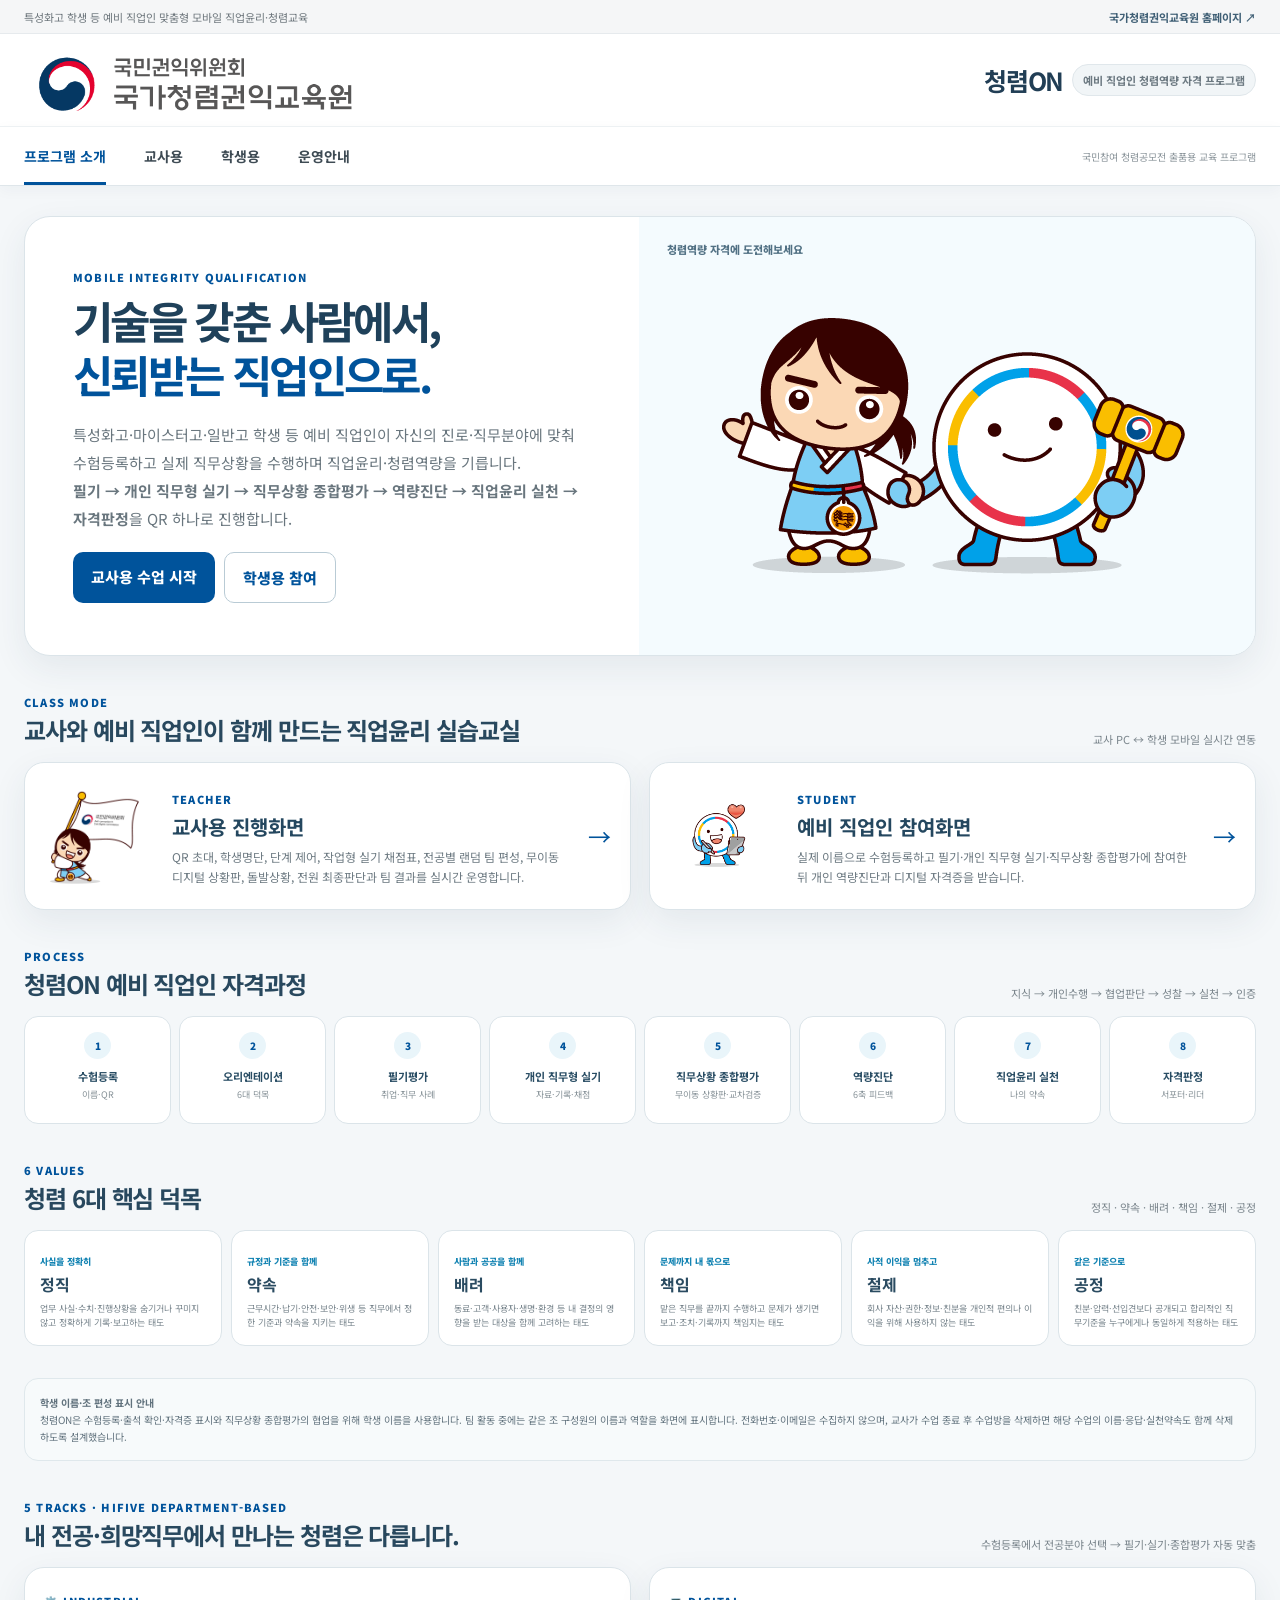
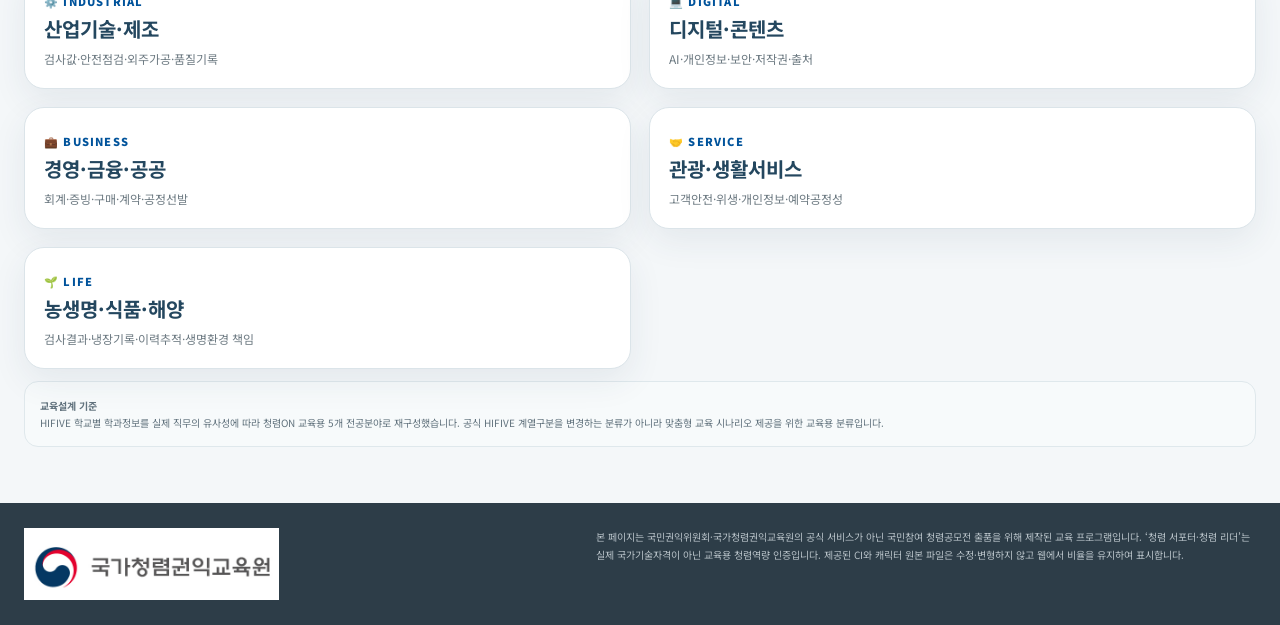
<file: index.html>
<!doctype html><html lang="ko"><head><meta charset="utf-8"><meta name="viewport" content="width=device-width,initial-scale=1"><title>청렴ON | 선택으로 완성하는 청렴역량</title><link rel="stylesheet" href="assets/styles.css?v=8.8.5"></head><body>
<a class="skip" href="#main">본문 바로가기</a><div class="utility"><div class="utility-inner"><span>특성화고 학생 등 예비 직업인 맞춤형 모바일 직업윤리·청렴교육</span><a href="https://edu.acrc.go.kr/" target="_blank" rel="noopener">국가청렴권익교육원 홈페이지 ↗</a></div></div>
<header class="site-header"><div class="header-inner"><img class="official-ci" src="assets/official/ci-education.png" alt="국가청렴권익교육원"><div class="service-tag"><strong>청렴ON</strong><span>예비 직업인 청렴역량 자격 프로그램</span></div></div></header>
<nav class="main-nav"><div class="nav-inner"><a class="active" href="index.html">프로그램 소개</a><a href="teacher.html">교사용</a><a href="student.html">학생용</a><a href="SETUP.html">운영안내</a><span class="nav-spacer"></span><span class="contest-note">국민참여 청렴공모전 출품용 교육 프로그램</span></div></nav>
<main id="main" class="main-wrap"><section class="hero"><div class="hero-copy"><span class="eyebrow">MOBILE INTEGRITY QUALIFICATION</span><h1>기술을 갖춘 사람에서,<br><em>신뢰받는 직업인으로.</em></h1><p>특성화고·마이스터고·일반고 학생 등 예비 직업인이 자신의 진로·직무분야에 맞춰 수험등록하고 실제 직무상황을 수행하며 직업윤리·청렴역량을 기릅니다.<br><b>필기 → 개인 직무형 실기 → 직무상황 종합평가 → 역량진단 → 직업윤리 실천 → 자격판정</b>을 QR 하나로 진행합니다.</p><div class="hero-actions"><a class="btn primary large" href="teacher.html">교사용 수업 시작</a><a class="btn outline large" href="student.html">학생용 참여</a></div></div><div class="hero-visual"><img class="official-character hero-character" src="assets/official/character-together.png" alt="국민권익위원회 캐릭터가 함께 서 있는 모습"></div></section>
<section class="section"><div class="section-title"><div><span class="eyebrow">CLASS MODE</span><h2>교사와 예비 직업인이 함께 만드는 직업윤리 실습교실</h2></div><p>교사 PC ↔ 학생 모바일 실시간 연동</p></div><div class="role-grid"><a class="role-card" href="teacher.html"><img class="official-character role-character" src="assets/official/character-class-open.png" alt="청렴ON 안내 캐릭터"><div><span class="eyebrow">TEACHER</span><h3>교사용 진행화면</h3><p>QR 초대, 학생명단, 단계 제어, 작업형 실기 채점표, 전공별 랜덤 팀 편성, 무이동 디지털 상황판, 돌발상황, 전원 최종판단과 팀 결과를 실시간 운영합니다.</p></div><span class="arrow">→</span></a><a class="role-card" href="student.html"><img class="official-character role-character" src="assets/official/character-tablet.png" alt="태블릿을 사용하는 국민권익위원회 캐릭터"><div><span class="eyebrow">STUDENT</span><h3>예비 직업인 참여화면</h3><p>실제 이름으로 수험등록하고 필기·개인 직무형 실기·직무상황 종합평가에 참여한 뒤 개인 역량진단과 디지털 자격증을 받습니다.</p></div><span class="arrow">→</span></a></div></section>
<section class="section"><div class="section-title"><div><span class="eyebrow">PROCESS</span><h2>청렴ON 예비 직업인 자격과정</h2></div><p>지식 → 개인수행 → 협업판단 → 성찰 → 실천 → 인증</p></div><div class="flow"><div class="flow-item"><span class="num">1</span><b>수험등록</b><span>이름·QR</span></div><div class="flow-item"><span class="num">2</span><b>오리엔테이션</b><span>6대 덕목</span></div><div class="flow-item"><span class="num">3</span><b>필기평가</b><span>취업·직무 사례</span></div><div class="flow-item"><span class="num">4</span><b>개인 직무형 실기</b><span>자료·기록·채점</span></div><div class="flow-item"><span class="num">5</span><b>직무상황 종합평가</b><span>무이동 상황판·교차검증</span></div><div class="flow-item"><span class="num">6</span><b>역량진단</b><span>6축 피드백</span></div><div class="flow-item"><span class="num">7</span><b>직업윤리 실천</b><span>나의 약속</span></div><div class="flow-item"><span class="num">8</span><b>자격판정</b><span>서포터·리더</span></div></div></section>
<section class="section"><div class="section-title"><div><span class="eyebrow">6 VALUES</span><h2>청렴 6대 핵심 덕목</h2></div><p>정직 · 약속 · 배려 · 책임 · 절제 · 공정</p></div><div id="virtues" class="virtue-grid"></div></section>
<section class="section privacy-note"><b>학생 이름·조 편성 표시 안내</b><br>청렴ON은 수험등록·출석 확인·자격증 표시와 직무상황 종합평가의 협업을 위해 학생 이름을 사용합니다. 팀 활동 중에는 같은 조 구성원의 이름과 역할을 화면에 표시합니다. 전화번호·이메일은 수집하지 않으며, 교사가 수업 종료 후 수업방을 삭제하면 해당 수업의 이름·응답·실천약속도 함께 삭제하도록 설계했습니다.</section><section class="section"><div class="section-title"><div><span class="eyebrow">5 TRACKS · HIFIVE DEPARTMENT-BASED</span><h2>내 전공·희망직무에서 만나는 청렴은 다릅니다.</h2></div><p>수험등록에서 전공분야 선택 → 필기·실기·종합평가 자동 맞춤</p></div><div class="role-grid track-role-grid"><div class="role-card"><div><span class="eyebrow">⚙️ INDUSTRIAL</span><h3>산업기술·제조</h3><p>검사값·안전점검·외주가공·품질기록</p></div></div><div class="role-card"><div><span class="eyebrow">💻 DIGITAL</span><h3>디지털·콘텐츠</h3><p>AI·개인정보·보안·저작권·출처</p></div></div><div class="role-card"><div><span class="eyebrow">💼 BUSINESS</span><h3>경영·금융·공공</h3><p>회계·증빙·구매·계약·공정선발</p></div></div><div class="role-card"><div><span class="eyebrow">🤝 SERVICE</span><h3>관광·생활서비스</h3><p>고객안전·위생·개인정보·예약공정성</p></div></div><div class="role-card"><div><span class="eyebrow">🌱 LIFE</span><h3>농생명·식품·해양</h3><p>검사결과·냉장기록·이력추적·생명환경 책임</p></div></div></div><div class="privacy-note" style="margin-top:12px"><b>교육설계 기준</b><br>HIFIVE 학교별 학과정보를 실제 직무의 유사성에 따라 청렴ON 교육용 5개 전공분야로 재구성했습니다. 공식 HIFIVE 계열구분을 변경하는 분류가 아니라 맞춤형 교육 시나리오 제공을 위한 교육용 분류입니다.</div></section></main>
<footer class="site-footer"><div class="footer-inner"><img class="footer-ci" src="assets/official/ci-commission.jpg" alt="국민권익위원회 국가청렴권익교육원"><div class="footer-disclaimer">본 페이지는 국민권익위원회·국가청렴권익교육원의 공식 서비스가 아닌 국민참여 청렴공모전 출품을 위해 제작된 교육 프로그램입니다. ‘청렴 서포터·청렴 리더’는 실제 국가기술자격이 아닌 교육용 청렴역량 인증입니다. 제공된 CI와 캐릭터 원본 파일은 수정·변형하지 않고 웹에서 비율을 유지하여 표시합니다.</div></div></footer>
<script src="js/content.js?v=8.8.5"></script><script>document.getElementById('virtues').innerHTML=CHEONGRYEOM_CONTENT.virtues.map(v=>`<article class="virtue-card"><small>${v.tag}</small><b>${v.name}</b><p>${v.desc}</p></article>`).join('');</script></body></html>
</file>
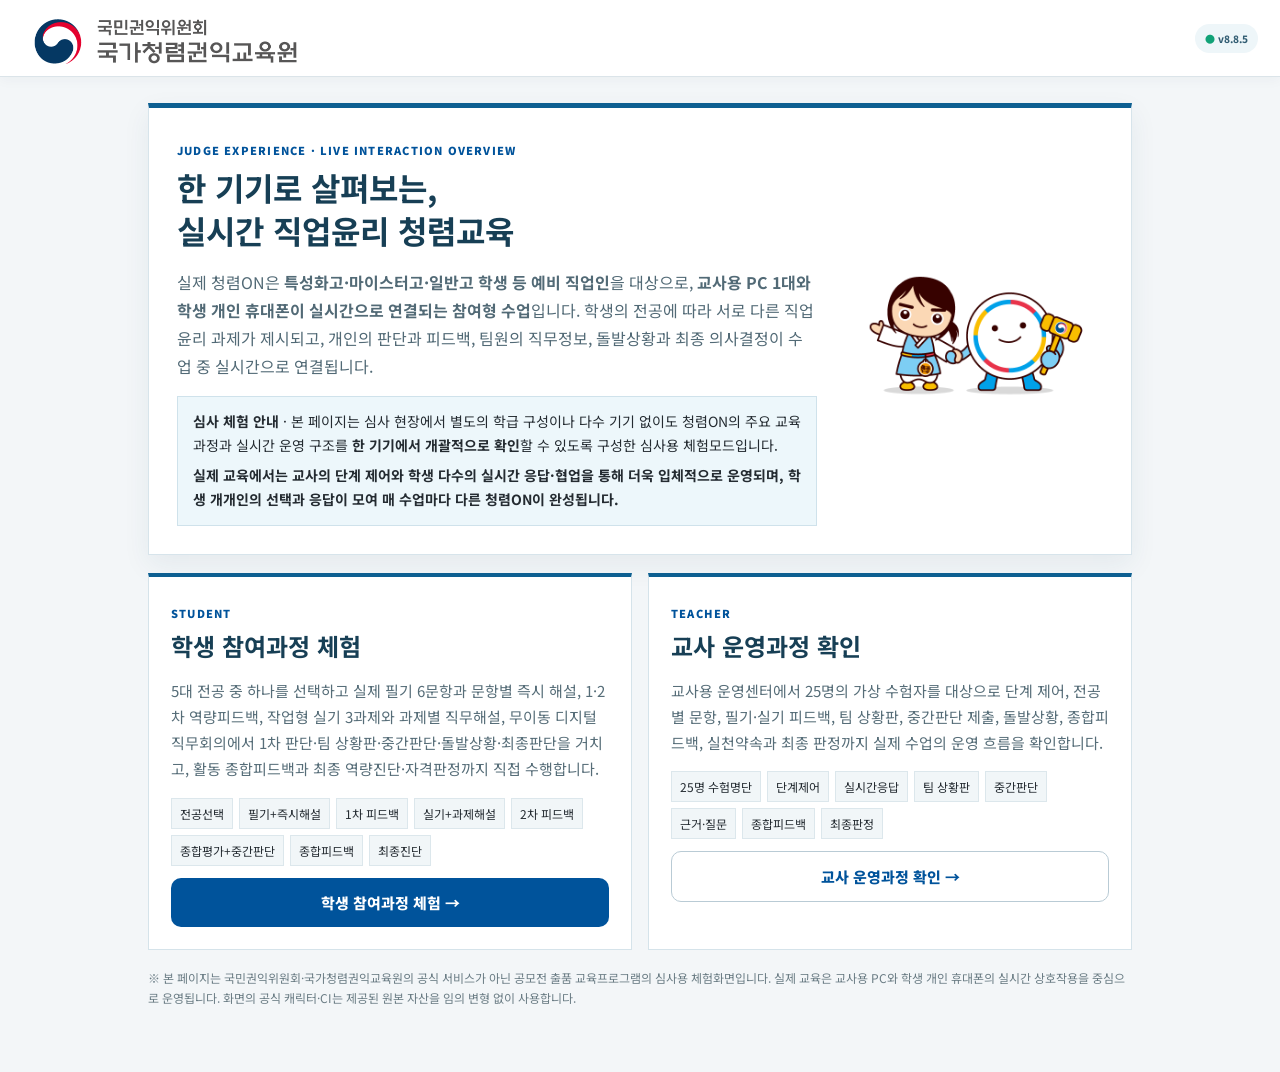
<file: demo.html>
<!doctype html>
<html lang="ko">
<head>
  <meta charset="utf-8">
  <meta name="viewport" content="width=device-width,initial-scale=1">
  <title>청렴ON 심사 체험</title>
  <meta http-equiv="refresh" content="0; url=judge-demo.html">
  <link rel="canonical" href="judge-demo.html">
  <script>location.replace('judge-demo.html');</script>
</head>
<body>
  <p>최신 청렴ON 심사 체험 화면으로 이동합니다. <a href="judge-demo.html">자동으로 이동하지 않으면 여기를 눌러주세요.</a></p>
</body>
</html>
</file>
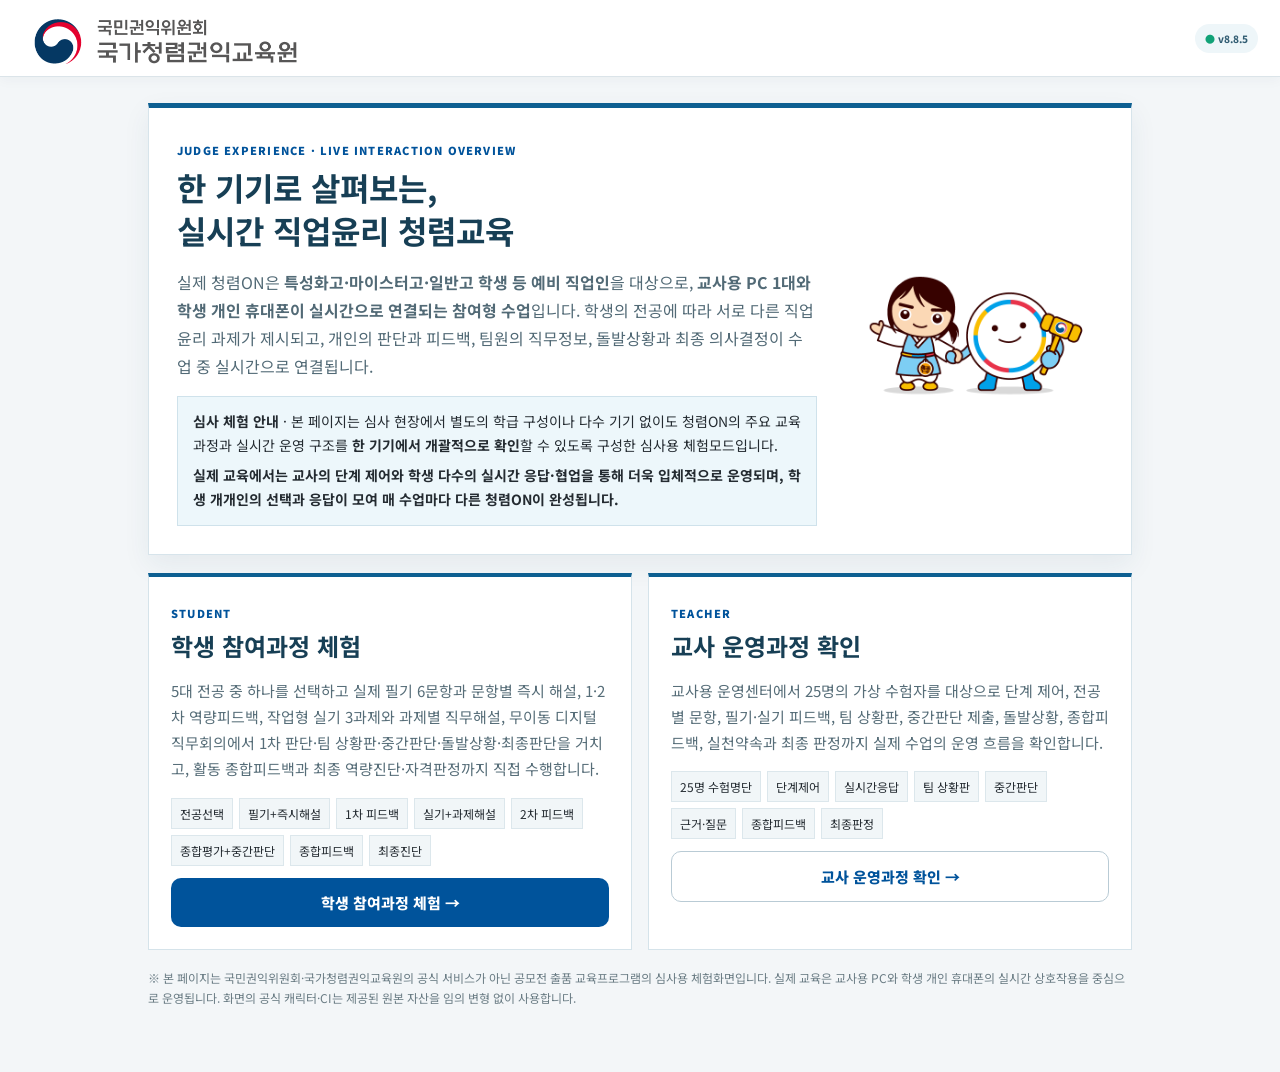
<file: judge-demo.html>
<!doctype html><html lang="ko"><head><meta charset="utf-8"><meta name="viewport" content="width=device-width,initial-scale=1,viewport-fit=cover"><title>청렴ON | 심사위원 체험</title><link rel="stylesheet" href="assets/styles.css?v=8.8.5"><style>
body{background:#f3f7fa}.judge-shell{max-width:1020px;margin:0 auto;padding:26px 18px 52px}.judge-hero{display:grid;grid-template-columns:1fr 260px;gap:26px;align-items:center;background:#fff;border:1px solid #d7e4eb;border-top:5px solid #0d5f91;padding:28px;box-shadow:0 10px 26px rgba(31,75,98,.07)}.judge-hero h1{font-size:32px;line-height:1.35;margin:6px 0 12px;color:#173f55}.judge-hero p{font-size:16px;line-height:1.75;color:#526a76}.judge-hero img{width:100%;max-height:230px;object-fit:contain}.judge-note{margin-top:14px;padding:13px 15px;background:#edf7fb;border:1px solid #cfe2eb;font-size:14px;line-height:1.7}.judge-grid{display:grid;grid-template-columns:1fr 1fr;gap:16px;margin-top:18px}.judge-card{background:#fff;border:1px solid #d5e3ea;border-top:4px solid #0d5f91;padding:22px}.judge-card h2{font-size:24px;margin:5px 0 10px;color:#173f55}.judge-card p{font-size:15px;line-height:1.75;color:#566d78;min-height:78px}.judge-card .btn{width:100%;margin-top:12px;text-align:center;text-decoration:none;display:block}.judge-flow{display:flex;flex-wrap:wrap;gap:6px;margin-top:12px}.judge-flow span{font-size:12px;padding:6px 8px;background:#f1f6f8;border:1px solid #dce7ec}.judge-foot{font-size:12px;line-height:1.7;color:#6a7c84;margin-top:18px}@media(max-width:680px){.judge-shell{padding:14px 10px 36px}.judge-hero{grid-template-columns:1fr;padding:19px}.judge-hero h1{font-size:25px}.judge-hero img{max-height:180px}.judge-grid{grid-template-columns:1fr}.judge-card p{min-height:0}}
</style></head><body class="app-body"><header class="app-top"><div class="app-top-inner"><img class="app-logo" src="assets/official/ci-education.png" alt="국가청렴권익교육원"><span class="status-pill online">v8.8.5</span></div></header><main class="judge-shell"><section class="judge-hero"><div><span class="eyebrow">JUDGE EXPERIENCE · LIVE INTERACTION OVERVIEW</span><h1>한 기기로 살펴보는,<br>실시간 직업윤리 청렴교육</h1><p>실제 청렴ON은 <b>특성화고·마이스터고·일반고 학생 등 예비 직업인</b>을 대상으로, <b>교사용 PC 1대와 학생 개인 휴대폰이 실시간으로 연결되는 참여형 수업</b>입니다. 학생의 전공에 따라 서로 다른 직업윤리 과제가 제시되고, 개인의 판단과 피드백, 팀원의 직무정보, 돌발상황과 최종 의사결정이 수업 중 실시간으로 연결됩니다.</p><div class="judge-note"><b>심사 체험 안내</b> · 본 페이지는 심사 현장에서 별도의 학급 구성이나 다수 기기 없이도 청렴ON의 주요 교육과정과 실시간 운영 구조를 <b>한 기기에서 개괄적으로 확인</b>할 수 있도록 구성한 심사용 체험모드입니다.<br><span style="display:block;margin-top:6px"><b>실제 교육에서는 교사의 단계 제어와 학생 다수의 실시간 응답·협업을 통해 더욱 입체적으로 운영되며, 학생 개개인의 선택과 응답이 모여 매 수업마다 다른 청렴ON이 완성됩니다.</b></span></div></div><img src="assets/official/character-together.png" alt="함께하는 국민권익위원회 공식 캐릭터"></section><section class="judge-grid"><article class="judge-card"><span class="eyebrow">STUDENT</span><h2>학생 참여과정 체험</h2><p>5대 전공 중 하나를 선택하고 실제 필기 6문항과 문항별 즉시 해설, 1·2차 역량피드백, 작업형 실기 3과제와 과제별 직무해설, 무이동 디지털 직무회의에서 1차 판단·팀 상황판·중간판단·돌발상황·최종판단을 거치고, 활동 종합피드백과 최종 역량진단·자격판정까지 직접 수행합니다.</p><div class="judge-flow"><span>전공선택</span><span>필기+즉시해설</span><span>1차 피드백</span><span>실기+과제해설</span><span>2차 피드백</span><span>종합평가+중간판단</span><span>종합피드백</span><span>최종진단</span></div><a class="btn primary large" href="student-demo.html">학생 참여과정 체험 →</a></article><article class="judge-card"><span class="eyebrow">TEACHER</span><h2>교사 운영과정 확인</h2><p>교사용 운영센터에서 25명의 가상 수험자를 대상으로 단계 제어, 전공별 문항, 필기·실기 피드백, 팀 상황판, 중간판단 제출, 돌발상황, 종합피드백, 실천약속과 최종 판정까지 실제 수업의 운영 흐름을 확인합니다.</p><div class="judge-flow"><span>25명 수험명단</span><span>단계제어</span><span>실시간응답</span><span>팀 상황판</span><span>중간판단</span><span>근거·질문</span><span>종합피드백</span><span>최종판정</span></div><a class="btn outline large" href="teacher-demo.html">교사 운영과정 확인 →</a></article></section><p class="judge-foot">※ 본 페이지는 국민권익위원회·국가청렴권익교육원의 공식 서비스가 아닌 공모전 출품 교육프로그램의 심사용 체험화면입니다. 실제 교육은 교사용 PC와 학생 개인 휴대폰의 실시간 상호작용을 중심으로 운영됩니다. 화면의 공식 캐릭터·CI는 제공된 원본 자산을 임의 변형 없이 사용합니다.</p></main></body></html>
</file>
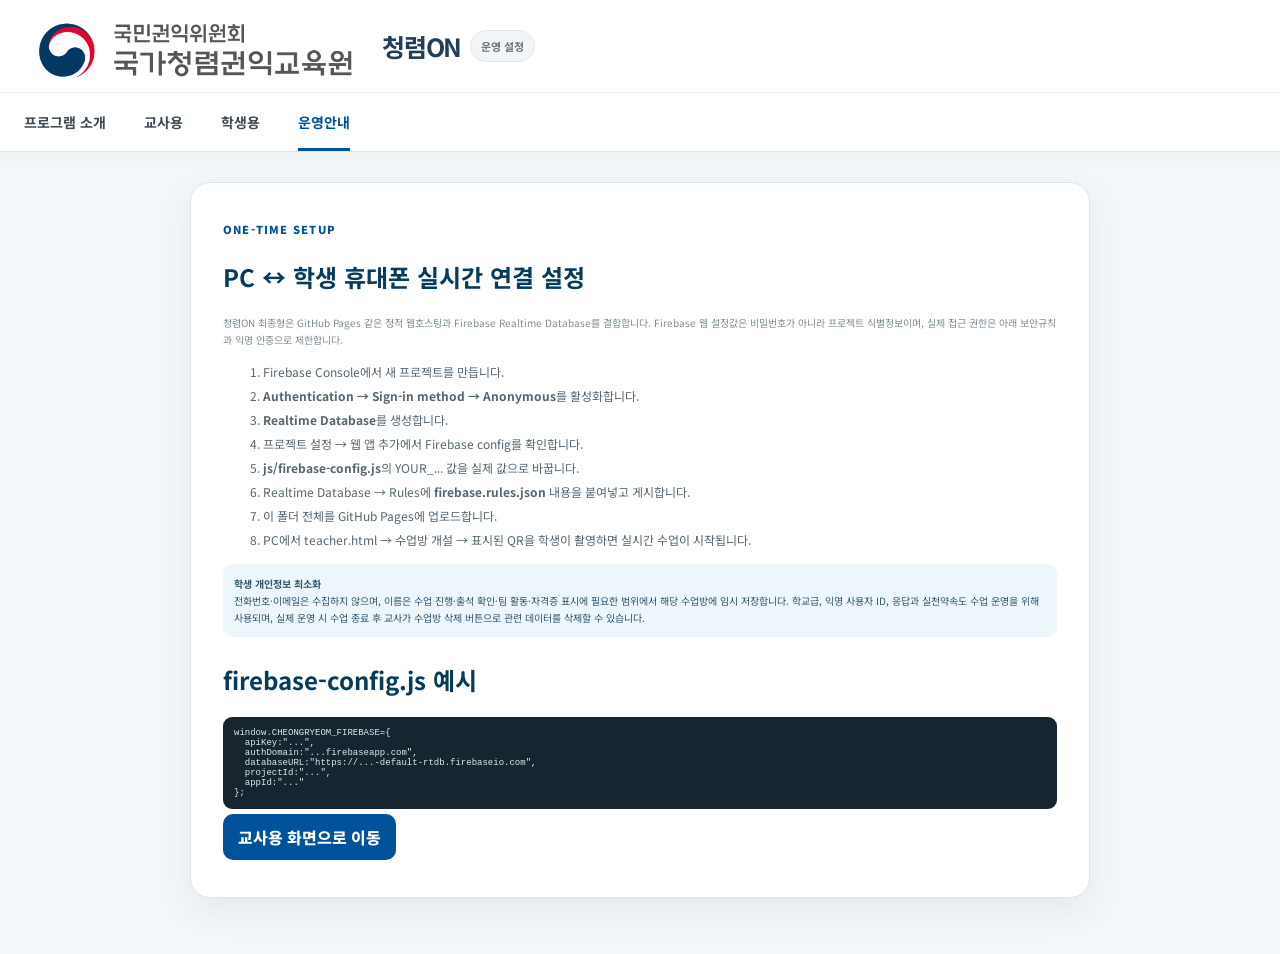
<file: SETUP.html>
<!doctype html><html lang="ko"><head><meta charset="utf-8"><meta name="viewport" content="width=device-width,initial-scale=1"><title>청렴ON 운영 설정</title><link rel="stylesheet" href="assets/styles.css?v=8.8.5"></head><body><header class="site-header"><div class="header-inner"><a href="index.html" style="display:flex;align-items:center;gap:18px;text-decoration:none;color:inherit"><img class="official-ci" src="assets/official/ci-education.png" alt="국가청렴권익교육원"><div class="service-tag"><strong>청렴ON</strong><span>운영 설정</span></div></a></div></header><nav class="main-nav"><div class="nav-inner"><a href="index.html">프로그램 소개</a><a href="teacher.html">교사용</a><a href="student.html">학생용</a><a class="active" href="SETUP.html">운영안내</a></div></nav><main class="main-wrap"><section class="card" style="padding:32px;max-width:900px;margin:auto"><span class="eyebrow">ONE-TIME SETUP</span><h1 style="color:#063b5c">PC ↔ 학생 휴대폰 실시간 연결 설정</h1><p class="helper">청렴ON 최종형은 GitHub Pages 같은 정적 웹호스팅과 Firebase Realtime Database를 결합합니다. Firebase 웹 설정값은 비밀번호가 아니라 프로젝트 식별정보이며, 실제 접근 권한은 아래 보안규칙과 익명 인증으로 제한합니다.</p><ol style="font-size:12px;line-height:2;color:#566671"><li>Firebase Console에서 새 프로젝트를 만듭니다.</li><li><b>Authentication → Sign-in method → Anonymous</b>를 활성화합니다.</li><li><b>Realtime Database</b>를 생성합니다.</li><li>프로젝트 설정 → 웹 앱 추가에서 Firebase config를 확인합니다.</li><li><b>js/firebase-config.js</b>의 YOUR_... 값을 실제 값으로 바꿉니다.</li><li>Realtime Database → Rules에 <b>firebase.rules.json</b> 내용을 붙여넣고 게시합니다.</li><li>이 폴더 전체를 GitHub Pages에 업로드합니다.</li><li>PC에서 teacher.html → 수업방 개설 → 표시된 QR을 학생이 촬영하면 실시간 수업이 시작됩니다.</li></ol><div class="feedback info"><b>학생 개인정보 최소화</b><br>전화번호·이메일은 수집하지 않으며, 이름은 수업 진행·출석 확인·팀 활동·자격증 표시에 필요한 범위에서 해당 수업방에 임시 저장합니다. 학교급, 익명 사용자 ID, 응답과 실천약속도 수업 운영을 위해 사용되며, 실제 운영 시 수업 종료 후 교사가 수업방 삭제 버튼으로 관련 데이터를 삭제할 수 있습니다.</div><h2 style="color:#063b5c;margin-top:25px">firebase-config.js 예시</h2><pre class="code-line">window.CHEONGRYEOM_FIREBASE={
  apiKey:"...",
  authDomain:"...firebaseapp.com",
  databaseURL:"https://...-default-rtdb.firebaseio.com",
  projectId:"...",
  appId:"..."
};</pre><p><a class="btn primary" href="teacher.html">교사용 화면으로 이동</a></p></section></main></body></html>
</file>
<file: assets/styles.css>
@import url('https://fonts.googleapis.com/css2?family=Noto+Sans+KR:wght@400;500;600;700;800;900&display=swap');
:root{--navy:#00539b;--navy2:#083e6b;--deep:#263a4b;--blue:#159bd7;--sky:#eef8fc;--pale:#f6f9fb;--red:#e71d45;--yellow:#f7b916;--ink:#242b31;--muted:#6d7880;--line:#dbe4e9;--green:#168064;--gold:#aa7610;--white:#fff;--shadow:0 12px 34px rgba(34,65,86,.08)}
*{box-sizing:border-box}html{font-family:'Noto Sans KR','Malgun Gothic',sans-serif;color:var(--ink);background:#f4f7f9}body{margin:0}button,input,textarea,select{font:inherit}button{cursor:pointer}a{color:inherit;text-decoration:none}.hidden{display:none!important}.skip{position:absolute;left:-9999px}.skip:focus{left:12px;top:8px;background:#fff;border:2px solid var(--navy);padding:10px;z-index:999}
.utility{height:34px;background:#f5f6f7;border-bottom:1px solid #e6eaed;color:#6e777d;font-size:11px}.utility-inner,.header-inner,.nav-inner,.main-wrap,.footer-inner{max-width:1320px;margin:auto}.utility-inner{height:100%;padding:0 24px;display:flex;align-items:center;justify-content:space-between}.utility-inner a{font-weight:700;color:#3f5f75}
.site-header{background:#fff}.header-inner{height:92px;padding:0 24px;display:flex;align-items:center;justify-content:space-between}.official-ci{display:block;width:340px;height:auto;max-width:48vw}.service-tag{display:flex;align-items:center;gap:9px}.service-tag strong{font-size:25px;letter-spacing:-.05em;color:#213e55}.service-tag span{font-size:11px;font-weight:700;color:#6b7880;background:#f1f5f7;border:1px solid #e0e7eb;border-radius:999px;padding:7px 10px}
.main-nav{background:#fff;border-top:1px solid #edf1f3;border-bottom:1px solid #dfe6ea;box-shadow:0 4px 14px rgba(25,56,75,.04)}.nav-inner{height:58px;padding:0 24px;display:flex;align-items:center;gap:38px}.nav-inner a{font-size:14px;font-weight:700;color:#3e4b54;position:relative;height:58px;display:flex;align-items:center}.nav-inner a.active,.nav-inner a:hover{color:var(--navy)}.nav-inner a.active:after{content:'';position:absolute;left:0;right:0;bottom:0;height:3px;background:var(--navy)}.nav-spacer{flex:1}.contest-note{font-size:10px;color:#8a949a}
.main-wrap{padding:30px 24px 56px}.hero{background:#fff;border:1px solid var(--line);border-radius:26px;box-shadow:var(--shadow);display:grid;grid-template-columns:1.05fr .95fr;min-height:410px;overflow:hidden}.hero-copy{padding:52px 48px;display:flex;flex-direction:column;justify-content:center}.eyebrow{font-size:11px;letter-spacing:.11em;color:var(--navy);font-weight:900;margin-bottom:9px}.hero h1{font-size:44px;line-height:1.22;letter-spacing:-.06em;margin:0;color:#1f415a}.hero h1 em{font-style:normal;color:var(--navy)}.hero p{font-size:15px;line-height:1.85;color:#69767e;margin:20px 0}.hero-actions{display:flex;gap:9px;flex-wrap:wrap}.hero-visual{background:#f4fbfe;display:flex;align-items:center;justify-content:center;padding:25px;position:relative}.hero-visual:before{content:'청렴역량 자격에 도전해보세요';position:absolute;top:24px;left:28px;font-size:11px;font-weight:800;color:#527184}.official-character{display:block;width:auto;height:auto;max-width:100%;object-fit:contain;object-position:center}.hero-character{max-width:566px}.character-panel{background:#fff;border:1px solid var(--line);border-radius:16px;display:flex;align-items:center;justify-content:center;padding:12px;overflow:hidden}.character-panel img{display:block;width:auto;height:auto;max-width:100%}.no-edit-note{font-size:9px;color:#8b969d;margin-top:7px;text-align:center}
.btn{border:0;border-radius:10px;padding:11px 15px;font-weight:800;transition:.15s}.btn.primary{background:var(--navy);color:#fff}.btn.primary:hover{background:#06477e}.btn.outline{background:#fff;color:var(--navy);border:1px solid #b9cbd5}.btn.soft{background:#eaf6fb;color:#135d84}.btn.danger{background:#fff1f3;color:#a91e39;border:1px solid #efcbd2}.btn.gold{background:#9e7219;color:#fff}.btn.full{width:100%}.btn.large{padding:14px 18px;font-size:15px}.btn:disabled{opacity:.42;cursor:not-allowed}
.section{margin-top:32px}.section-title{display:flex;align-items:end;justify-content:space-between;margin-bottom:15px}.section-title h2{font-size:24px;color:#28485e;letter-spacing:-.045em;margin:0}.section-title p{font-size:11px;color:#7a858c;margin:0}.role-grid{display:grid;grid-template-columns:1fr 1fr;gap:18px}.role-card{background:#fff;border:1px solid var(--line);border-radius:20px;box-shadow:var(--shadow);display:grid;grid-template-columns:110px 1fr auto;align-items:center;gap:18px;padding:19px;transition:.17s}.role-card:hover{transform:translateY(-2px);border-color:#b5d1de}.role-character{width:100px;height:auto;max-width:100%}.role-card h3{font-size:20px;color:#24475f;margin:3px 0 6px}.role-card p{font-size:12px;line-height:1.65;color:#6e7b83;margin:0}.arrow{font-size:23px;color:var(--navy)}
.track-role-grid{grid-template-columns:repeat(2,minmax(0,1fr))}.track-role-grid .role-card{display:block;min-width:0}.track-role-grid .role-card>div{width:100%;min-width:0}.track-role-grid .role-card h3,.track-role-grid .role-card p{word-break:keep-all;overflow-wrap:normal;line-break:strict}
.flow{display:grid;grid-template-columns:repeat(8,1fr);gap:8px}.flow-item{background:#fff;border:1px solid var(--line);border-radius:14px;padding:15px 8px;text-align:center;min-height:108px}.flow-item .num{display:grid;place-items:center;width:27px;height:27px;border-radius:50%;background:#e9f5fa;color:var(--navy);font-size:10px;font-weight:900;margin:0 auto 9px}.flow-item b{display:block;font-size:11px;color:#294d64}.flow-item span{display:block;font-size:9px;color:#879298;margin-top:4px}.virtue-grid{display:grid;grid-template-columns:repeat(6,1fr);gap:9px}.virtue-card{background:#fff;border:1px solid var(--line);border-radius:14px;padding:15px}.virtue-card small{font-size:9px;color:#1484b3;font-weight:800}.virtue-card b{display:block;color:#2a4b61;margin:2px 0}.virtue-card p{font-size:9px;line-height:1.6;color:#76838b;margin:6px 0 0}.privacy-note{background:#f7fafb;border:1px solid #dfe8ec;border-radius:14px;padding:15px;font-size:10px;line-height:1.7;color:#61727d}
.site-footer{background:#2d3d48;color:#d9e1e5}.footer-inner{padding:25px 24px;display:flex;justify-content:space-between;gap:30px;font-size:10px;line-height:1.8}.footer-ci{width:255px;height:auto;max-width:45vw;background:#fff}.footer-disclaimer{max-width:660px;color:#b8c2c8}
/* app header */
.app-body{min-height:100vh;background:#f3f6f8}.app-top{position:sticky;top:0;z-index:60;background:#fff;border-bottom:1px solid var(--line);box-shadow:0 3px 12px rgba(23,52,70,.04)}.app-top-inner{max-width:1500px;height:76px;margin:auto;padding:0 22px;display:flex;align-items:center;justify-content:space-between}.app-logo{width:285px;height:auto;max-width:48vw}.app-service{display:flex;align-items:center;gap:9px}.app-service b{font-size:19px;color:#27475e}.mode-label{font-size:9px;color:#fff;background:var(--navy);padding:5px 7px;border-radius:5px;font-weight:900}.status-pill{font-size:10px;background:#eef6f9;color:#315c72;padding:7px 10px;border-radius:999px;font-weight:800}.status-pill.online:before{content:'● ';color:#11a277}.status-pill.error{background:#fff0f2;color:#b21f3c}.app-shell{max-width:1500px;margin:auto;padding:24px}.card{background:#fff;border:1px solid var(--line);border-radius:20px;box-shadow:var(--shadow)}
input,textarea,select{width:100%;border:1px solid #c8d5dc;border-radius:10px;padding:12px 13px;background:#fff;outline:none}input:focus,textarea:focus,select:focus{border-color:#178bc0;box-shadow:0 0 0 3px rgba(21,155,215,.10)}label{display:block;font-size:11px;font-weight:800;color:#4b5962;margin:10px 0 5px}.helper{font-size:10px;color:#7d8b93;line-height:1.7}.field-note{font-size:9px;line-height:1.55;color:#7f8c94;margin-top:5px}.setup-block{max-width:980px;margin:45px auto;padding:30px}.setup-grid{display:grid;grid-template-columns:1.1fr .9fr;gap:26px}.setup-visual{background:#f3fbfe;border-radius:16px;padding:18px;display:flex;align-items:center;justify-content:center}.setup-visual img{max-width:333px}.setup-block h1{color:#24485f;letter-spacing:-.05em;margin:5px 0 11px}.setup-info{background:#f7fafb;border-radius:14px;padding:16px}.setup-info li{font-size:10px;line-height:1.85;color:#617079}.toast{position:fixed;left:50%;bottom:22px;transform:translate(-50%,20px);opacity:0;background:#172530;color:#fff;padding:10px 15px;border-radius:10px;font-size:11px;z-index:100;transition:.2s}.toast.show{opacity:1;transform:translate(-50%,0)}
/* teacher */
.teacher-layout{display:grid;grid-template-columns:300px 1fr;gap:20px}.teacher-side{padding:17px;position:sticky;top:100px;height:calc(100vh - 124px);overflow:auto}.room-panel{background:#eef8fc;border:1px solid #cfe5ee;border-radius:14px;padding:14px;text-align:center}.room-panel small{font-size:9px;color:#567282}.room-panel strong{display:block;font-size:35px;letter-spacing:.12em;color:#174e70;margin:3px 0 8px}.qr-wrap{display:grid;place-items:center;min-height:185px;padding:10px}.qr-wrap img,.qr-wrap canvas{max-width:170px!important;height:auto!important}.participant-row{display:flex;justify-content:space-between;align-items:center;border-top:1px solid var(--line);border-bottom:1px solid var(--line);padding:11px 2px;font-size:10px}.participant-row strong{font-size:22px;color:#23526f}.stage-nav{display:grid;gap:4px;margin:13px 0}.stage-btn{border:0;background:transparent;border-radius:9px;padding:8px 9px;text-align:left;color:#66757f;font-size:10px;font-weight:700}.stage-btn span{display:inline-grid;place-items:center;width:23px;height:23px;border-radius:50%;background:#eef3f5;margin-right:7px;font-size:8px}.stage-btn.active{background:#e9f5fa;color:#174f70}.stage-btn.active span{background:#17658e;color:#fff}.side-actions{display:grid;gap:6px}.teacher-main{display:grid;gap:17px}.control-card{padding:22px;min-height:330px}.section-head{display:flex;justify-content:space-between;gap:14px;align-items:start}.section-head h1,.section-head h3{margin:3px 0;color:#284c64;letter-spacing:-.04em}.section-head h1{font-size:26px}.control-actions{display:flex;gap:7px;flex-wrap:wrap}.content-box{background:#f7fafb;border-radius:15px;padding:20px;margin-top:17px}.teacher-content-grid{display:grid;grid-template-columns:1fr 210px;gap:18px;align-items:center}.teacher-char img{max-width:200px}.content-box h2{font-size:22px;line-height:1.5;color:#27343c;margin:7px 0}.context-box{font-size:11px;color:#60717a;line-height:1.75;margin:11px 0}.option-grid{display:grid;grid-template-columns:1fr 1fr;gap:8px}.option-view{background:#fff;border:1px solid var(--line);border-radius:10px;padding:10px;font-size:10px;line-height:1.55}.option-view b{color:#1c6388}.teacher-grid{display:grid;grid-template-columns:1.2fr .8fr;gap:17px}.stats-card,.competency-card,.roster-card{padding:19px;min-height:280px}.response-chip{font-size:9px;background:#edf6f9;color:#215b79;padding:6px 8px;border-radius:999px;font-weight:900}.bar-row{display:grid;grid-template-columns:26px 1fr 72px;gap:8px;align-items:center;margin:12px 0}.bar-letter{font-weight:900;color:#1c6388}.bar-track{height:24px;background:#edf2f4;border-radius:7px;overflow:hidden}.bar-fill{height:100%;background:#1888b9;transition:.3s}.bar-value{text-align:right;font-size:9px;font-weight:800}.change-box{margin-top:12px;background:#eff8fc;border:1px solid #d1e7f0;border-radius:10px;padding:10px;font-size:10px;color:#355d70}.empty{min-height:170px;display:grid;place-items:center;text-align:center;color:#8a979f;font-size:10px}.comp-row{margin:11px 0}.comp-meta{display:flex;justify-content:space-between;font-size:9px;margin-bottom:4px}.comp-meta b{color:#1a5d80}.comp-track{height:7px;background:#edf2f4;border-radius:99px;overflow:hidden}.comp-track span{display:block;height:100%;background:#167fae;border-radius:99px}.discussion-tools{display:flex;gap:6px;margin-top:11px}.result-summary{display:grid;grid-template-columns:repeat(3,1fr);gap:8px;margin-top:12px}.result-tile{background:#fff;border:1px solid var(--line);border-radius:11px;padding:12px;text-align:center}.result-tile b{font-size:23px;color:#225674;display:block}.result-tile span{font-size:8px;color:#7d8990}.roster-card{margin-top:17px}.roster-list{display:grid;grid-template-columns:repeat(4,1fr);gap:7px;margin-top:12px}.roster-item{border:1px solid var(--line);background:#fbfcfd;border-radius:9px;padding:9px}.roster-item b{display:block;font-size:11px;color:#294e65}.roster-item span{font-size:8px;color:#7e8b93}.roster-item.done{background:#f1f9f6;border-color:#d3e9e1}
/* student */
.student-top .app-top-inner{height:64px;padding:0 13px}.student-top .app-logo{width:235px;max-width:70vw}.student-shell{max-width:540px;margin:auto;padding:15px 13px 42px}.student-progress{margin:1px 2px 12px}.progress-meta{display:flex;justify-content:space-between;font-size:9px;color:#75838b;margin-bottom:5px}.progress-track{height:7px;background:#dfe8ec;border-radius:99px;overflow:hidden}.progress-track span{display:block;height:100%;background:#1685b5;transition:.25s}.student-card{padding:20px;min-height:450px}.student-header-grid{display:grid;grid-template-columns:1fr 132px;gap:12px;align-items:center}.student-character{display:flex;align-items:center;justify-content:center}.student-character img{max-width:128px}.student-card h1{font-size:27px;line-height:1.35;color:#244a62;letter-spacing:-.055em;margin:7px 0}.student-card h2{font-size:21px;line-height:1.45;letter-spacing:-.045em;margin:11px 0}.student-card h3{font-size:14px;line-height:1.55}.stage-tag{display:inline-flex;padding:5px 8px;border-radius:999px;background:#e9f5fa;color:#175f84;font-size:8px;font-weight:900}.student-context{background:#f7fafb;border-radius:12px;padding:13px;font-size:11px;line-height:1.75;color:#5e6d76;margin:12px 0}.choices{display:grid;gap:8px;margin-top:13px}.choice{width:100%;border:1px solid #c8d5dc;border-radius:12px;background:#fff;padding:12px;text-align:left;display:grid;grid-template-columns:29px 1fr;gap:8px;color:#293841}.choice-letter{width:26px;height:26px;border-radius:7px;background:#edf4f7;display:grid;place-items:center;color:#1c6388;font-weight:900}.choice.selected{border-color:#176b94;background:#f7fbfd;box-shadow:0 0 0 2px rgba(23,107,148,.07)}.choice:disabled{cursor:default}.student-submit{margin-top:16px}.feedback{margin-top:12px;border-radius:10px;padding:11px;font-size:10px;line-height:1.7}.feedback.info{background:#edf6fb;color:#31576b}.feedback.good{background:#edf8f4;color:#1c6653}.waiting{text-align:center;padding:34px 8px}.waiting img{max-width:250px;margin:auto}.waiting h2{color:#284c64}.waiting p{font-size:10px;color:#73818a;line-height:1.8}.student-virtues{display:grid;grid-template-columns:1fr 1fr;gap:7px;margin-top:12px}.student-virtue{border:1px solid var(--line);border-radius:10px;padding:9px}.student-virtue b{display:block;color:#28506a}.student-virtue span{font-size:9.5px;font-weight:700;color:#526873;line-height:1.7}.student-comp{margin:16px 0}.score-box{background:#f7fafb;border-radius:13px;padding:13px;margin:13px 0}.score-main{display:flex;justify-content:space-between;align-items:end}.score-main strong{font-size:36px;color:#225979}.score-grid{display:grid;grid-template-columns:1fr 1fr;gap:7px;margin-top:8px}.score-grid div{background:#fff;border:1px solid var(--line);border-radius:8px;padding:8px}.score-grid span{display:block;font-size:8px;color:#7c8990}.score-grid b{font-size:16px;color:#275873}.certificate{position:relative;overflow:hidden;border:3px double #1e5b7e;padding:19px 13px;text-align:center;background:#fff;margin-top:12px}.certificate img{width:245px;height:auto;max-width:90%}.certificate .cert-type{font-size:8px;color:#77848c;margin-top:11px}.certificate h2{font-size:27px;color:#255b79;margin:7px}.certificate.leader h2{color:#8e6817}.certificate .cert-name{font-size:19px;font-weight:900;margin:10px}.certificate .cert-text{font-size:9px;color:#5f6d75;line-height:1.8}.certificate .cert-date{font-size:9px;font-weight:700;margin-top:11px}.public-result{background:#f1f8fb;border-radius:10px;padding:10px;margin-top:11px;font-size:9px;color:#416173}.pledge-area textarea{min-height:105px;resize:vertical}.name-privacy{background:#fff8e9;border:1px solid #f1dfae;border-radius:10px;padding:9px;font-size:8px;color:#6f6042;line-height:1.6;margin-top:10px}
.config-alert{max-width:820px;margin:50px auto;padding:30px}.config-alert h1{color:#244a62}.code-line{background:#172530;color:#dce9ef;border-radius:9px;padding:11px;font-family:monospace;font-size:9px;overflow:auto}
@media(max-width:1100px){.flow{grid-template-columns:repeat(4,1fr)}.virtue-grid{grid-template-columns:repeat(3,1fr)}.teacher-layout{grid-template-columns:260px 1fr}.teacher-grid{grid-template-columns:1fr}.option-grid{grid-template-columns:1fr}.teacher-content-grid{grid-template-columns:1fr}.teacher-char{display:none}.roster-list{grid-template-columns:repeat(3,1fr)}}
@media(max-width:760px){.utility{display:none}.header-inner{height:70px;padding:0 13px}.official-ci{width:260px;max-width:66vw}.service-tag strong{font-size:18px}.service-tag span{display:none}.nav-inner{height:50px;padding:0 13px;gap:22px;overflow:auto}.nav-inner a{height:50px;white-space:nowrap;font-size:12px}.contest-note{display:none}.main-wrap{padding:16px 13px 36px}.hero{grid-template-columns:1fr}.hero-copy{padding:29px 22px}.hero h1{font-size:30px}.hero p{font-size:12px}.hero-visual{padding:18px}.hero-visual:before{display:none}.hero-character{max-width:100%}.section-title{align-items:flex-start;flex-direction:column;gap:7px}.role-grid{grid-template-columns:1fr}.role-card{grid-template-columns:80px 1fr auto}.track-role-grid .role-card{display:block;padding:18px 19px}.role-character{width:72px}.flow{grid-template-columns:repeat(2,1fr)}.virtue-grid{grid-template-columns:repeat(2,1fr)}.footer-inner{flex-direction:column}.footer-ci{max-width:260px}.setup-grid{grid-template-columns:1fr}.teacher-layout{display:block}.teacher-side{position:static;height:auto;margin-bottom:14px}.teacher-grid{grid-template-columns:1fr}.section-head{flex-direction:column}.roster-list{grid-template-columns:repeat(2,1fr)}.student-header-grid{grid-template-columns:1fr 100px}.student-character img{max-width:98px}.student-page input,.student-page textarea,.student-page select{font-size:max(16px,calc(14px * var(--student-zoom)))}}
@media(max-width:390px){.student-header-grid{grid-template-columns:1fr}.student-character{display:none}.student-virtues{grid-template-columns:1fr}.roster-list{grid-template-columns:1fr}}
@media print{body *{visibility:hidden}.certificate,.certificate *{visibility:visible}.certificate{position:absolute;left:0;top:0;width:100%;box-shadow:none}}


/* v4 - 6대 청렴역량 조합 기반 청렴유형 */
.integrity-type-card{
  margin:16px 0;
  padding:16px;
  border:1px solid #cfe2ea;
  border-radius:16px;
  background:linear-gradient(135deg,#f8fcfe,#eef8fc);
  display:grid;
  grid-template-columns:72px 1fr;
  gap:14px;
  align-items:start
}
.integrity-type-card.compact{grid-template-columns:56px 1fr;padding:12px}
.integrity-type-symbol{
  width:68px;height:68px;border-radius:50%;
  display:grid;place-items:center;
  background:#fff;border:1px solid #d8e7ed;
  font-size:34px;box-shadow:0 7px 18px rgba(30,92,120,.08)
}
.integrity-type-kicker{
  display:block;font-size:8px;font-weight:900;letter-spacing:.08em;
  color:#1676a2;margin-bottom:3px
}
.integrity-type-card h3{
  margin:0 0 5px!important;font-size:18px!important;color:#234e68!important
}
.integrity-type-figure{
  font-size:10px;color:#5f737f;margin-bottom:8px
}
.integrity-type-figure b{color:#245d7b}
.integrity-type-top{display:flex;gap:6px;flex-wrap:wrap;margin-bottom:8px}
.integrity-type-top span{
  padding:5px 8px;border-radius:999px;background:#fff;
  border:1px solid #d7e5eb;font-size:9px;font-weight:800;color:#245b76
}
.integrity-type-card p{
  margin:0 0 9px;font-size:10px;line-height:1.7;color:#536873
}
.integrity-mission{
  padding:9px 10px;border-radius:10px;background:#fff9e8;
  border:1px solid #f0dfac;font-size:9px;line-height:1.65;color:#675939
}
.integrity-type-card small{
  display:block;margin-top:7px;font-size:7.5px;line-height:1.5;color:#829097
}
.cert-integrity-type{
  display:inline-block;margin:1px 0 10px;padding:5px 9px;border-radius:999px;
  background:#eef7fb;color:#245d7b;font-size:8px;font-weight:900
}
.type-distribution{
  margin-top:12px;padding:12px;border:1px solid #d7e5eb;border-radius:12px;background:#f8fbfc
}
.type-distribution>b{display:block;font-size:10px;color:#2b566f;margin-bottom:8px}
.type-distribution-grid{display:grid;grid-template-columns:repeat(3,1fr);gap:6px}
.type-distribution-grid span{
  display:flex;justify-content:space-between;gap:8px;
  border:1px solid #e0e9ed;border-radius:8px;background:#fff;padding:7px;
  font-size:8px;color:#64757e
}
.type-distribution-grid strong{color:#285c78}
.type-distribution small{display:block;margin-top:7px;font-size:7.5px;color:#839097}
@media(max-width:520px){
  .integrity-type-card{grid-template-columns:1fr;text-align:left}
  .integrity-type-symbol{width:58px;height:58px;font-size:29px}
  .type-distribution-grid{grid-template-columns:1fr 1fr}
}


/* v5.0 작업형 실기시험 고도화 */
.work-exam-head{display:flex;justify-content:space-between;gap:14px;align-items:flex-start;margin-bottom:12px}.work-exam-head h2{margin:5px 0 6px!important}.work-exam-head p{font-size:10px;line-height:1.65;color:#61727c;margin:0}.work-code{min-width:72px;padding:9px 10px;border-radius:12px;background:#063b5c;color:#fff;text-align:center}.work-code small{display:block;font-size:7px;opacity:.72}.work-code b{display:block;font-size:13px;letter-spacing:.06em;margin-top:2px}
.work-timer{display:grid;grid-template-columns:auto auto;justify-content:space-between;gap:8px;align-items:center;border:1px solid #bcdbe8;background:#edf8fc;border-radius:14px;padding:10px 12px;margin:12px 0}.work-timer span{font-size:8px;font-weight:900;color:#39728e}.work-timer b{display:block;font-size:24px;color:#064c72;line-height:1}.work-timer small{grid-column:1/-1;font-size:7.5px;color:#70828a}.work-timer.idle b{font-size:16px}.work-timer.expired{background:#fff3f3;border-color:#efc1c1}.work-timer.expired b{color:#b03b3b}
.work-notice{display:flex;gap:10px;align-items:flex-start;padding:10px 11px;border-radius:12px;background:#fff9e8;border:1px solid #efdfad;margin-bottom:12px}.work-notice b{font-size:9px;color:#765d19;white-space:nowrap}.work-notice span{font-size:8px;line-height:1.55;color:#796b45}.work-context{padding:13px;border-radius:12px;background:#f5f8fa;border-left:4px solid #1676a2;font-size:10px;line-height:1.7;color:#4d626d;margin-bottom:14px}
.work-section{border:1px solid #d8e5eb;border-radius:16px;padding:13px;margin:12px 0;background:#fff}.work-section-title{display:flex;gap:9px;align-items:center;margin-bottom:11px}.work-section-title>span{display:grid;place-items:center;width:28px;height:28px;border-radius:9px;background:#0b719d;color:#fff;font-size:9px;font-weight:900}.work-section-title b{display:block;font-size:11px;color:#214f68}.work-section-title small{display:block;font-size:7.5px;color:#7f9098;margin-top:2px}
.work-docs{display:grid;grid-template-columns:repeat(2,1fr);gap:7px}.work-doc{border:1px solid #d9e5ea;border-radius:11px;background:#f9fbfc;padding:9px;text-align:left;display:grid;grid-template-columns:26px 1fr;gap:2px 7px;align-items:center}.work-doc>span{grid-row:1/3;font-size:20px}.work-doc b{font-size:8px;color:#395d6d}.work-doc small{font-size:7px;color:#8a989e}.work-doc.opened{border-color:#6eb0ce;background:#edf8fc}.work-document{margin-top:8px;padding:11px;border-radius:11px;background:#f7fafb;border:1px dashed #b9d1dc}.work-document b{font-size:9px;color:#245d77}.work-document p{font-size:8.5px;line-height:1.7;color:#5d7079;margin:5px 0 0}.work-document.muted{font-size:8px;color:#8b989e}
.mini-choice-grid{display:grid;grid-template-columns:repeat(2,1fr);gap:7px}.mini-choice{border:1px solid #d4e1e7;background:#fff;border-radius:10px;padding:10px 7px;font-size:9px;font-weight:800;color:#496873}.mini-choice.selected{background:#087ca9;color:#fff;border-color:#087ca9;box-shadow:0 5px 14px rgba(8,124,169,.15)}.criteria-grid{display:grid;grid-template-columns:repeat(2,1fr);gap:6px;margin-bottom:10px}.criteria-chip{display:block}.criteria-chip input{display:none}.criteria-chip span{display:block;text-align:center;padding:9px;border:1px solid #d6e2e7;border-radius:10px;font-size:8.5px;font-weight:800;color:#5e737d;background:#fff}.criteria-chip.selected span{background:#e8f6fb;border-color:#63aeca;color:#17698d}
.vendor-table{border:1px solid #dbe5e9;border-radius:11px;overflow:hidden;margin-top:8px}.vendor-head,.vendor-row{display:grid;grid-template-columns:1.35fr 1fr .7fr 1fr;gap:4px;align-items:center;padding:8px}.vendor-head{background:#eef4f7;font-size:7px;font-weight:900;color:#6d8089}.vendor-row{border-top:1px solid #edf1f3;font-size:7.5px;color:#6c7e86}.vendor-row b{color:#355d70}.work-label{display:block;font-size:8px;font-weight:900;color:#4a6673;margin:10px 0 6px}.work-check{display:flex;gap:8px;align-items:flex-start;padding:10px;border:1px solid #d8e5e9;border-radius:10px;margin-top:9px;background:#f9fbfc}.work-check span{font-size:8px;line-height:1.55;color:#60737c}.work-textarea{width:100%;min-height:92px;resize:vertical;border:1px solid #cfdce2;border-radius:11px;padding:10px;font:inherit;font-size:9px;line-height:1.65;box-sizing:border-box}.work-textarea:focus{outline:2px solid #b9e0f0;border-color:#5caac9}
.ledger-table{border:1px solid #dbe5e9;border-radius:11px;overflow:hidden}.ledger-row{display:grid;grid-template-columns:1.2fr 1fr 1fr;gap:6px;padding:9px;border-top:1px solid #edf1f3;font-size:8px}.ledger-row:first-child{border-top:0}.ledger-row b{color:#365f71}.ledger-row.missing{background:#fff4f1}.ledger-row.missing span:last-child{color:#ad4e3f;font-weight:800}.sequence-selected{display:grid;gap:6px;margin-bottom:10px}.sequence-empty{padding:16px;border:1px dashed #c8d9e0;border-radius:10px;text-align:center;font-size:8px;color:#87959b}.sequence-slot{display:grid;grid-template-columns:28px 1fr auto;gap:8px;align-items:center;border:1px solid #82bfd8;background:#edf9fd;border-radius:10px;padding:8px;text-align:left;font-size:8px;color:#345e70}.sequence-slot>span{display:grid;place-items:center;width:24px;height:24px;border-radius:8px;background:#0a7aa7;color:#fff;font-weight:900}.sequence-slot small{font-size:6.5px;color:#84949b}.action-bank{display:grid;gap:6px}.action-card{display:flex;gap:8px;align-items:center;text-align:left;border:1px solid #d7e2e7;border-radius:10px;background:#fff;padding:9px;font-size:8px;line-height:1.45;color:#556c76}.action-card span{font-size:15px;color:#0c7ba8}.action-card.used{opacity:.42}
.rubric-strip{display:grid;grid-template-columns:repeat(4,1fr);gap:6px}.rubric-strip span{padding:8px 5px;text-align:center;border-radius:9px;background:#f1f6f8;font-size:7px;color:#70828a}.rubric-strip b{display:block;font-size:8px;color:#3f6272;margin-bottom:2px}.candidate-list{display:grid;gap:9px}.candidate-card{border:1px solid #d8e4e8;border-radius:12px;padding:11px;background:#fbfcfd}.candidate-head{display:flex;justify-content:space-between;align-items:center}.candidate-head b{font-size:10px;color:#285b72}.candidate-head strong{font-size:13px;color:#0b7ca9}.candidate-card p{font-size:7.8px;line-height:1.6;color:#65777f}.candidate-sliders{display:grid;gap:7px}.candidate-sliders label>span{display:flex;justify-content:space-between;font-size:7.5px;color:#657a84}.candidate-sliders label>span b{color:#087aa7}.candidate-sliders input[type=range]{width:100%;accent-color:#087ba8}.work-alert{display:flex;gap:9px;align-items:flex-start;margin-top:10px;padding:11px;border-radius:11px;background:#fff4e7;border:1px solid #efca93}.work-alert b{font-size:9px;color:#a16012}.work-alert span{font-size:8px;line-height:1.6;color:#745f44}.locked-result{padding:10px;border-radius:10px;background:#eef8fc;color:#466873;font-size:8px;margin-bottom:9px}.locked-result b{color:#08769f;font-size:11px}.locked-result small{display:block;margin-top:3px;color:#82939a}.response-list{display:grid;gap:7px}.response-card{display:grid;grid-template-columns:25px 1fr;gap:8px;align-items:center;text-align:left;border:1px solid #d7e2e7;border-radius:10px;background:#fff;padding:9px;font-size:8px;line-height:1.5;color:#566c75}.response-card>span{display:grid;place-items:center;width:23px;height:23px;border-radius:7px;background:#eef4f7;color:#4a6c7b;font-weight:900}.response-card.selected{border-color:#5eabc9;background:#ecf8fc;color:#245e77}.response-card.selected>span{background:#0a7ba7;color:#fff}
.work-submit-sticky{position:sticky;bottom:8px;z-index:5;margin-top:14px;padding:10px;border-radius:14px;background:rgba(255,255,255,.96);border:1px solid #ccdde5;box-shadow:0 10px 26px rgba(23,71,93,.13);display:flex;justify-content:space-between;gap:10px;align-items:center}.work-submit-sticky b{display:block;font-size:9px;color:#335e72}.work-submit-sticky small{display:block;font-size:7px;color:#819098;margin-top:2px}.work-score-preview{padding:18px;border-radius:14px;background:linear-gradient(135deg,#eff9fd,#f9fcfd);border:1px solid #cde4ed;text-align:center}.work-score-preview span{display:block;font-size:8px;color:#607985}.work-score-preview b{display:block;font-size:32px;color:#0877a1;margin:3px 0}.work-score-preview small{font-size:7.5px;color:#829198}.practical-breakdown{margin:12px 0;padding:12px;border:1px solid #d6e3e8;border-radius:12px;background:#f8fbfc}.practical-breakdown>b{display:block;font-size:9px;color:#315d71;margin-bottom:7px}.practical-breakdown>div{display:grid;grid-template-columns:1fr auto auto;gap:8px;align-items:center;padding:6px 0;border-top:1px solid #e7eef1;font-size:8px}.practical-breakdown>div:first-of-type{border-top:0}.practical-breakdown strong{font-size:11px;color:#0877a1}.practical-breakdown small{font-size:7px;color:#89979d}
.teacher-timer{display:flex;justify-content:space-between;align-items:center;gap:14px;padding:12px;border:1px solid #cfe0e7;background:#f1f8fb;border-radius:13px;margin:12px 0}.teacher-timer span{font-size:7px;color:#66808b}.teacher-timer b{display:block;font-size:22px;color:#0a739a}.teacher-timer small{display:block;font-size:7px;color:#819097}.teacher-timer-actions{display:flex;gap:7px}.teacher-timer.expired{background:#fff4f4;border-color:#edc5c5}.teacher-timer.expired b{color:#b64a4a}.teacher-work-grid{display:grid;grid-template-columns:1fr 1fr;gap:8px}.teacher-work-card{padding:11px;border:1px solid #dce6ea;border-radius:11px;background:#fafcfd}.teacher-work-card b{font-size:9px;color:#355f72}.teacher-work-card p,.teacher-work-card li{font-size:7.8px;line-height:1.6;color:#697b83}.teacher-work-card ol{padding-left:18px;margin:6px 0}.rubric-teacher{margin-top:8px;padding:10px;border-radius:11px;background:#f7fafb;border:1px solid #dfe8ec}.rubric-teacher>b{display:block;font-size:8px;color:#426575;margin-bottom:6px}.rubric-teacher>div{display:flex;gap:5px;flex-wrap:wrap}.rubric-teacher span{font-size:7px;padding:5px 7px;border-radius:999px;background:#fff;border:1px solid #d8e3e8;color:#607681}.work-live-summary{display:grid;grid-template-columns:repeat(3,1fr);gap:8px}.work-live-summary>div{padding:12px;border:1px solid #dce6ea;border-radius:11px;background:#fafcfd;text-align:center}.work-live-summary span{display:block;font-size:7px;color:#75878f}.work-live-summary b{display:block;font-size:22px;color:#0b789f;margin:3px}.work-live-summary small{font-size:6.5px;color:#8a989d}
@media(max-width:620px){.work-docs,.mini-choice-grid,.criteria-grid{grid-template-columns:1fr 1fr}.vendor-head,.vendor-row{grid-template-columns:1.35fr 1fr .7fr 1fr;font-size:6.5px}.rubric-strip{grid-template-columns:1fr 1fr}.work-submit-sticky{align-items:stretch;flex-direction:column}.work-submit-sticky .btn{width:100%}.teacher-work-grid,.work-live-summary{grid-template-columns:1fr}.teacher-timer{align-items:stretch;flex-direction:column}.teacher-timer-actions .btn{flex:1}}


/* v6.0 종합 팀 작업형 + 작업결과 채점표 */
.work-result-card,.team-score-card{margin:14px 0;border:1px solid #cbe0e9;border-radius:16px;background:linear-gradient(135deg,#f5fbfe,#fff);padding:14px}.work-result-head{display:flex;justify-content:space-between;gap:12px;align-items:flex-start;padding-bottom:10px;border-bottom:1px solid #e2ecef}.work-result-head span{font-size:8px;color:#66808b;font-weight:900}.work-result-head h3{font-size:13px!important;margin:3px 0 0!important;color:#285b72!important}.work-result-head>strong{font-size:30px;color:#0877a1;line-height:1}.work-result-head>strong small{font-size:9px;color:#78909a}.scorecard-rows{display:grid;gap:0;margin-top:8px}.scorecard-row{display:flex;justify-content:space-between;gap:10px;padding:8px 2px;border-top:1px solid #edf2f4;font-size:8.5px;color:#5d727c}.scorecard-row:first-child{border-top:0}.scorecard-row b{color:#176d91}.work-result-feedback{display:grid;grid-template-columns:1fr 1fr;gap:7px;margin-top:9px}.work-result-feedback p{margin:0;padding:9px;border-radius:10px;background:#f6f9fa;font-size:8px;line-height:1.55;color:#637780}.work-result-feedback b{display:block;color:#245f7a;margin-bottom:3px}.teacher-score-list{margin-top:10px}.teacher-score-list>b{display:block;font-size:8px;color:#3c6273;margin-bottom:6px}.teacher-score-detail{border:1px solid #dce6ea;border-radius:9px;background:#fff;margin:5px 0;overflow:hidden}.teacher-score-detail summary{display:flex;justify-content:space-between;cursor:pointer;padding:8px;font-size:8px;color:#4c6874}.teacher-score-detail summary strong{color:#0878a2}.teacher-score-detail>div{display:grid;grid-template-columns:repeat(2,1fr);gap:5px;padding:8px;background:#f8fbfc}.teacher-score-detail>div span{display:flex;justify-content:space-between;padding:5px;border-radius:7px;background:#fff;font-size:7px;color:#687b84}
.team-phase-banner{display:grid;grid-template-columns:auto 1fr auto;gap:8px;align-items:center;margin:10px 0;padding:10px 12px;border-radius:12px;background:#063b5c;color:#fff}.team-phase-banner b{font-size:12px}.team-phase-banner span{font-size:9px;font-weight:900}.team-phase-banner small{font-size:7px;opacity:.8}.team-role-card,.team-report{border:1px solid #d6e5eb;border-radius:16px;padding:13px;background:#fff;margin:12px 0}.team-role-head{display:flex;gap:10px;align-items:center;margin-bottom:10px}.team-role-head>span{display:grid;place-items:center;width:46px;height:46px;border-radius:13px;background:#eef8fc;font-size:25px}.team-role-head small{display:block;font-size:7px;color:#7b8c94}.team-role-head h3{margin:2px 0!important;font-size:14px!important;color:#285d76!important}.team-secret{padding:12px;border-radius:12px;background:#f1f8fb;border:1px dashed #78b6cf}.team-secret b{font-size:8px;color:#176c91}.team-secret p{font-size:9px;line-height:1.7;color:#526b76;margin:6px 0 0}.team-supplement{margin-top:8px;padding:10px;border-radius:10px;background:#fff8e8;border:1px solid #ecdba7}.team-supplement b{font-size:8px;color:#765d19}.team-supplement p{font-size:7.5px;line-height:1.55;color:#766a48;margin:5px 0}.team-role-result{margin-top:9px;padding:10px;border-radius:11px;background:#f8fbfc;border:1px solid #dce8ec}.team-role-result>b{font-size:9px;color:#27617a}.team-twist{margin:12px 0}.team-wait-report{padding:18px;text-align:center;border:1px dashed #bdd6df;border-radius:14px;background:#f9fcfd}.team-wait-report img{max-width:90px}.team-wait-report h3{font-size:12px!important;color:#285e76!important}.team-wait-report p{font-size:8.5px;line-height:1.7;color:#647780}.team-vendor-table{display:grid;gap:6px;margin:10px 0}.team-vendor-table>div{display:grid;grid-template-columns:1.2fr .8fr .7fr 1fr;gap:5px;padding:8px;border:1px solid #dee8ec;border-radius:9px;font-size:7px;color:#687b83}.team-vendor-table b{color:#346174}.team-score-formula{display:grid;grid-template-columns:repeat(3,1fr);gap:6px;margin:10px 0}.team-score-formula span{padding:9px;border-radius:9px;background:#f3f8fa;text-align:center;font-size:7px;color:#6b7d85}.team-score-formula b{display:block;font-size:13px;color:#0878a2;margin-top:2px}.team-teacher-controls{display:flex;gap:6px;flex-wrap:wrap;margin:12px 0}.team-phase-teacher{display:flex;gap:8px;align-items:center;padding:9px 10px;border-radius:10px;background:#eef7fa;margin-bottom:9px}.team-phase-teacher b{font-size:8px;color:#55717d}.team-phase-teacher span{font-size:10px;font-weight:900;color:#176c90}.team-group-list{display:grid;grid-template-columns:repeat(2,1fr);gap:8px;margin-top:10px}.team-group-card{border:1px solid #dbe6ea;border-radius:12px;padding:10px;background:#fafcfd}.team-group-head{display:flex;gap:7px;align-items:center}.team-group-head b{font-size:11px;color:#285f78}.team-group-head span{font-size:7px;color:#819099}.team-group-head strong{margin-left:auto;font-size:14px;color:#0878a1}.team-members{display:grid;grid-template-columns:1fr 1fr;gap:5px;margin:8px 0}.team-members>span{padding:6px;border-radius:8px;background:#fff;border:1px solid #e2eaed}.team-members b{display:block;font-size:7.5px;color:#4d6874}.team-members small{font-size:6.5px;color:#85939a}.team-group-foot{font-size:7px;color:#6f828b;padding-top:6px;border-top:1px solid #e7edef}.teacher-team-score{display:grid;grid-template-columns:repeat(2,1fr);gap:4px;margin-top:7px}.teacher-team-score span{display:flex;justify-content:space-between;padding:5px;border-radius:7px;background:#fff;font-size:6.5px;color:#6a7d85}.teacher-team-score b{color:#176e92}
@media(max-width:620px){.work-result-feedback,.team-group-list{grid-template-columns:1fr}.team-score-formula{grid-template-columns:1fr 1fr 1fr}.team-vendor-table>div{grid-template-columns:1fr 1fr}.teacher-score-detail>div,.team-members{grid-template-columns:1fr}.team-phase-banner{grid-template-columns:auto 1fr}.team-phase-banner small{grid-column:1/-1}.team-teacher-controls .btn{flex:1 1 45%}}


/* v6.1 - 학생 사용성 개선 */
.required-note{
  margin:7px 0 8px;
  padding:7px 9px;
  border-radius:9px;
  background:#fff0f0;
  border:1px solid #efb9b9;
  color:#bd2929;
  font-size:8.8px;
  font-weight:800;
  line-height:1.55
}
.required-note b{font-weight:950;color:#a91818}
.required-note span{display:inline-block;margin-left:4px;font-weight:900}
.required-note.ok{
  background:#eef8f3;
  border-color:#b9dfcc;
  color:#267354
}
.required-note.ok b{color:#1d6b4c}

.candidate-profile{
  margin-top:8px;
  padding:9px 10px;
  border-radius:10px;
  background:#f5f8fa;
  border:1px solid #e1e9ec
}
.candidate-profile>b{
  display:block;
  margin-bottom:4px;
  font-size:7.5px;
  color:#607681
}
.candidate-profile p{
  margin:0!important;
  font-size:8.5px!important;
  font-weight:650;
  line-height:1.65!important;
  color:#526a75!important
}
.candidate-speech{
  position:relative;
  margin:13px 5px 14px;
  padding:12px 13px;
  border-radius:14px;
  background:#eef8fd;
  border:1px solid #bcddea
}
.candidate-speech:after{
  content:"";
  position:absolute;
  left:22px;
  bottom:-8px;
  width:14px;
  height:14px;
  background:#eef8fd;
  border-right:1px solid #bcddea;
  border-bottom:1px solid #bcddea;
  transform:rotate(45deg)
}
.candidate-speech>span{
  display:block;
  margin-bottom:5px;
  font-size:8px;
  font-weight:950;
  color:#0878a2
}
.candidate-speech p{
  position:relative;
  z-index:1;
  margin:0!important;
  font-size:9.4px!important;
  font-weight:750;
  line-height:1.75!important;
  color:#355d70!important
}
.presentation-eval{
  margin-top:10px;
  padding:10px;
  border-radius:11px;
  background:#fffaf0;
  border:1px solid #ead9ab
}
.presentation-eval-head{
  display:flex;
  justify-content:space-between;
  gap:8px;
  align-items:flex-start;
  margin-bottom:8px;
  font-size:7.7px;
  color:#6d644d
}
.presentation-eval-head span b{color:#624f1f}
.presentation-eval-head strong{
  white-space:nowrap;
  color:#805d12;
  font-size:9px
}
.presentation-score-grid{
  display:grid;
  grid-template-columns:repeat(10,1fr);
  gap:4px
}
.presentation-score-btn{
  min-width:0;
  padding:6px 0;
  border:1px solid #dacb9f;
  border-radius:7px;
  background:#fff;
  color:#725e2c;
  font-size:8px;
  font-weight:900
}
.presentation-score-btn.selected{
  background:#8a6819;
  color:#fff;
  border-color:#8a6819;
  box-shadow:0 0 0 2px rgba(138,104,25,.10)
}
.presentation-score-btn:disabled{opacity:.7}

@media(max-width:390px){
  .presentation-score-grid{grid-template-columns:repeat(5,1fr)}
}


/* v7.0 특성화고 직업윤리 · 팀 식별 UX */
.team-roster-card{margin:14px 0 16px;padding:16px;border:2px solid #2f78a7;border-radius:18px;background:linear-gradient(180deg,#f6fbff,#fff);box-shadow:0 10px 24px rgba(28,83,118,.08)}
.team-roster-head{display:flex;align-items:center;justify-content:space-between;gap:12px;margin-bottom:12px}
.team-roster-head small{display:block;color:#5e7f94;font-weight:800;margin-bottom:2px}.team-roster-head h3{margin:0;color:#174d70;font-size:22px}
.team-recorder-badge{min-width:105px;padding:9px 11px;border-radius:12px;background:#fff4d8;border:1px solid #e9cd85;text-align:center}.team-recorder-badge span{display:block;font-size:10px;font-weight:900;color:#87651a}.team-recorder-badge b{display:block;margin-top:2px;font-size:15px;color:#6b4e0f}
.team-roster-members{display:grid;grid-template-columns:repeat(2,minmax(0,1fr));gap:8px}.team-member-chip{position:relative;padding:10px 11px;border:1px solid #d7e5ed;border-radius:12px;background:#fff}.team-member-chip b{display:block;font-size:14px;color:#244d63}.team-member-chip span{display:block;margin-top:3px;font-size:10px;color:#728995}.team-member-chip.recorder{border-color:#dfbf66;background:#fffaf0}.team-member-chip em{position:absolute;right:8px;top:8px;padding:3px 6px;border-radius:999px;background:#8b6819;color:white;font-size:9px;font-style:normal;font-weight:900}
.team-roster-guide{margin:11px 0 0;padding:10px 11px;border-radius:10px;background:#eaf6fc;color:#345f76;font-size:11px;line-height:1.6}
.team-shared-screen{padding:13px 14px;margin-bottom:14px;border-radius:13px;background:#eef7fb;border:1px solid #c5dfea}.team-shared-screen>span{font-size:10px;font-weight:900;color:#17739c}.team-shared-screen h3{margin:5px 0 6px;color:#214e67}.team-shared-screen p{margin:0;font-size:11px;line-height:1.65;color:#4e6d7e}
.viewer-checklist{display:grid;gap:7px;margin:8px 0 16px}.viewer-checklist span{padding:9px 10px;border:1px solid #d9e5eb;border-radius:10px;background:white;font-size:11px;color:#466373}.team-recorder-callout{margin-top:10px;padding:12px 13px;border-radius:11px;background:#fff7e5;border:1px solid #ecd092;color:#745716;font-size:12px;line-height:1.55}.team-recorder-callout span{font-size:10px;color:#796b48}
@media(max-width:520px){.team-roster-members{grid-template-columns:1fr}.team-roster-head{align-items:stretch}.team-recorder-badge{min-width:96px}.team-roster-head h3{font-size:20px}}

/* v8.0 5대 전공분야 수험등록 */
.track-picker{display:grid;grid-template-columns:1fr;gap:8px;margin:7px 0 4px}.track-option{display:block;margin:0;cursor:pointer}.track-option input{position:absolute;opacity:0;pointer-events:none;width:1px!important;height:1px!important;margin:0;padding:0;border:0}.track-option span{display:block;border:1px solid #d5e2e8;border-radius:12px;padding:11px 12px;background:#fff;transition:.16s}.track-option b{display:block;font-size:13px;color:#244f66;margin-bottom:3px}.track-option small{display:block;font-size:10px;line-height:1.55;color:#6d8089}.track-option input:checked+span{border-color:#2d87ad;background:#eef8fc;box-shadow:0 0 0 2px rgba(45,135,173,.08)}.track-source-note{font-size:9.5px;line-height:1.55;color:#6d8089;margin:5px 0 10px}.my-track-banner{display:flex;flex-direction:column;gap:4px;padding:10px 12px;margin-bottom:12px;border:1px solid #cfe2ea;background:#f2f9fc;border-radius:12px}.my-track-banner b{font-size:13px;color:#135f80}.my-track-banner span{font-size:10px;color:#627984;line-height:1.5}.cert-track{font-size:10px;font-weight:800;color:#537080;margin:4px 0 8px}.teacher-track-grid{display:grid;grid-template-columns:1fr;gap:8px;margin-top:12px}.teacher-track-card{border:1px solid #d9e6eb;border-radius:12px;padding:10px 12px;background:#fff}.teacher-track-card b{display:block;color:#245d78;font-size:12px;margin-bottom:4px}.teacher-track-card p{font-size:10.5px;line-height:1.55;margin:0;color:#506b78}.teacher-track-card small{font-size:9px;color:#7b8d95}.track-chip{display:inline-flex;align-items:center;border-radius:999px;background:#eef7fb;color:#276a86;padding:3px 7px;font-size:9px;font-weight:900;margin-right:4px}.team-track-title{font-size:9px;color:#5d7480;background:#eef6fa;border-radius:999px;padding:4px 7px;display:inline-block}.track-stats{display:grid;grid-template-columns:repeat(5,1fr);gap:6px;margin-top:8px}.track-stats>div{border:1px solid #dce7ec;border-radius:10px;padding:8px;background:#fff}.track-stats b{display:block;font-size:11px;color:#285d76}.track-stats span{font-size:9px;color:#71848e}@media(max-width:760px){.track-stats{grid-template-columns:1fr 1fr}.teacher-track-grid{grid-template-columns:1fr}}

/* v8.0 teacher 5-track monitoring */
.teacher-track-overview,.teacher-track-question-grid,.teacher-track-practical-grid{display:grid;grid-template-columns:repeat(2,minmax(0,1fr));gap:9px;margin-top:12px}
.teacher-track-overview .teacher-track-card,.teacher-track-question,.teacher-track-practical{border:1px solid #d9e6eb;border-radius:13px;padding:11px 12px;background:#fff}
.teacher-track-overview .teacher-track-card b,.teacher-track-question>div b,.teacher-track-practical>div b{color:#245d78;font-size:12px}
.teacher-track-overview .teacher-track-card>span{display:block;font-size:9px;line-height:1.5;color:#7a8d96;margin:4px 0}
.teacher-track-overview .teacher-track-card p,.teacher-track-question p,.teacher-track-practical p{font-size:10.5px;line-height:1.6;color:#506b78;margin:6px 0}
.teacher-track-question>div,.teacher-track-practical>div{display:flex;align-items:center;gap:6px}
.teacher-track-question small,.teacher-track-practical small{display:block;font-size:9px;line-height:1.55;color:#6d818b}
.teacher-track-question small strong{color:#16749b}
.teacher-track-practical h3{font-size:12px;line-height:1.45;margin:6px 0;color:#284f63}
@media(max-width:900px){.teacher-track-overview,.teacher-track-question-grid,.teacher-track-practical-grid{grid-template-columns:1fr}}

/* v8.1 무이동 디지털 직무회의 */
.team-roster-card.no-move{border-color:#207a9d;background:linear-gradient(180deg,#f0faff,#fff)}
.team-member-chip small{display:block;margin-top:4px;font-size:9px;line-height:1.35;color:#456979}
.team-role-head p{margin:3px 0 0;font-size:10px;color:#627b86}
.team-supplement>p{font-size:9.5px!important;line-height:1.55!important}.team-supplement article{margin-top:8px;padding:9px;border-radius:9px;background:#fff;border:1px solid #ebdcaf}.team-supplement article strong{display:block;font-size:10px;color:#745916}.team-supplement article span{display:block;margin-top:2px;font-size:8px;color:#8b7b50}.team-supplement article p{font-size:9px!important;color:#645e4f!important}
.work-textarea.compact{min-height:76px}.risk-grid{grid-template-columns:repeat(3,1fr)}
.role-submission-summary{display:grid;grid-template-columns:1fr 1fr;gap:7px;margin-top:10px}.role-submission-summary>span,.role-submission-summary>p{margin:0;padding:9px;border:1px solid #dce7eb;border-radius:10px;background:#f9fcfd;font-size:9.5px;line-height:1.55;color:#526d79}.role-submission-summary>p{grid-column:1/-1}.role-submission-summary b{display:block;font-size:8px;color:#2b6984;margin-bottom:2px}
.team-live-board{margin:14px 0;padding:14px;border:2px solid #1c759b;border-radius:17px;background:#f7fcff;box-shadow:0 10px 24px rgba(28,117,155,.08)}
.team-board-head{display:flex;align-items:center;justify-content:space-between;gap:10px}.team-board-head span{display:block;font-size:8px;font-weight:900;color:#17789f;letter-spacing:.07em}.team-board-head h3{margin:3px 0 0!important;font-size:15px!important;color:#1f526b!important}.team-board-head>strong{min-width:62px;text-align:center;font-size:20px;color:#12789f}.team-board-head>strong small{display:block;font-size:7px;color:#6c838e}
.team-board-progress{height:7px;border-radius:999px;background:#dfeef4;overflow:hidden;margin:10px 0}.team-board-progress span{display:block;height:100%;background:#2388b2;transition:width .2s}.team-board-guide{font-size:10px;line-height:1.65;color:#4e6d7d;margin:0 0 10px}
.team-board-grid{display:grid;grid-template-columns:repeat(2,minmax(0,1fr));gap:8px}.team-board-member{border:1px solid #d7e6ec;border-radius:12px;padding:10px;background:#fff}.team-board-member.mine{border-color:#6eb0ca;box-shadow:inset 0 0 0 1px #b8dce9}.team-board-member.waiting{opacity:.72}.team-board-member header{display:flex;align-items:flex-start;justify-content:space-between;gap:6px;padding-bottom:7px;border-bottom:1px solid #e6eef1}.team-board-member header b{display:block;font-size:11px;color:#244f64}.team-board-member header span{display:block;margin-top:2px;font-size:8.5px;color:#6c828d}.team-board-member header em{font-style:normal;font-size:7px;font-weight:900;padding:3px 6px;border-radius:999px;background:#eaf6fb;color:#20779a}.team-board-metrics{display:grid;grid-template-columns:1fr 1fr;gap:5px;margin:8px 0}.team-board-metrics span{padding:7px;border-radius:8px;background:#f3f8fa}.team-board-metrics small{display:block;font-size:7px;color:#7a8c94}.team-board-metrics b{display:block;margin-top:2px;font-size:9px;color:#315f74}.team-board-member p{margin:6px 0;padding:7px;border-radius:8px;background:#f8fbfc;font-size:8.5px;line-height:1.55;color:#526c78}.team-board-member p b{display:block;color:#2b6680;font-size:7.5px;margin-bottom:2px}.team-board-member .board-question{background:#fff8e9;border:1px solid #f0dfb4}.extra-duty{display:block;font-size:7.5px;color:#8b6a1d;margin-top:6px}.board-waiting{padding:18px 8px;text-align:center;font-size:8.5px;color:#7b8b93}.team-board-member footer{margin-top:7px;padding-top:6px;border-top:1px dashed #dce7eb;font-size:7.5px;font-weight:800;color:#607985}.team-final-progress{margin-top:9px;padding:8px 10px;border-radius:9px;background:#eaf6fb;font-size:9px;color:#34657b}.team-final-progress b{color:#0d789f}
.team-decision-card{margin:14px 0;padding:14px;border:1px solid #d4e4ea;border-radius:16px;background:#fff}.influence-grid{display:grid;grid-template-columns:repeat(2,minmax(0,1fr));gap:7px;margin:8px 0 14px}.influence-card{border:1px solid #d6e3e8;border-radius:11px;padding:9px;text-align:left;background:#fff;color:#476570}.influence-card b{display:block;font-size:10px;color:#295d75}.influence-card span{display:block;font-size:8.5px;margin-top:2px}.influence-card small{display:block;font-size:7.5px;color:#7b8d95;margin-top:3px}.influence-card.selected{border-color:#2d8ab0;background:#edf8fc;box-shadow:0 0 0 2px rgba(45,138,176,.08)}
.consensus-result{display:flex;flex-wrap:wrap;gap:6px;margin-top:10px;padding:10px;border-radius:10px;background:#f4f9fb}.consensus-result>b{width:100%;font-size:9px;color:#315f74}.consensus-result span{padding:5px 8px;border-radius:999px;background:white;border:1px solid #d9e6eb;font-size:8px}.consensus-result strong{color:#14789e}
.team-teacher-controls.five-step .btn{flex:1 1 145px}.team-members.detailed>span{display:block}.team-members.detailed em,.team-members.detailed i{display:block;margin-top:3px;font-size:7px;font-style:normal;line-height:1.35}.team-members.detailed em{color:#87671e}.team-members.detailed i{color:#18779c}.teacher-consensus{display:flex;gap:5px;align-items:center;flex-wrap:wrap;margin-top:7px;padding:7px;border-radius:8px;background:#eef7fa}.teacher-consensus b{font-size:7px;color:#52727f}.teacher-consensus span{font-size:7px;padding:3px 6px;border-radius:999px;background:#fff;color:#2e6177}
@media(max-width:640px){.team-board-grid,.influence-grid{grid-template-columns:1fr}.team-board-head{align-items:flex-start}.role-submission-summary{grid-template-columns:1fr}.role-submission-summary>p{grid-column:auto}.team-vendor-table>div{grid-template-columns:1.2fr .9fr 1fr 1.1fr}.team-roster-guide{font-size:10px}}


/* v8.2 학생 가독성 · 확대 · 교사용 실시간 상황판 개선 */
:root{--student-zoom:1}
.student-page{overflow-x:hidden}
.student-page .student-accessibility-bar{max-width:540px;margin:9px auto 0;padding:0 13px;display:flex;align-items:center;justify-content:space-between;gap:10px;word-break:keep-all}
.student-page .student-accessibility-bar>span{font-size:calc(12px * var(--student-zoom));font-weight:900;color:#355d70;white-space:nowrap}
.student-page .student-zoom-controls{display:flex;gap:5px;overflow-x:auto;padding:2px 0}
.student-page .student-zoom-controls button{border:1px solid #bfd3dd;background:#fff;color:#315f74;border-radius:8px;padding:7px 9px;font-size:calc(11px * var(--student-zoom));font-weight:900;white-space:nowrap}
.student-page .student-zoom-controls button.active{background:#075d8b;color:#fff;border-color:#075d8b;box-shadow:0 3px 10px rgba(7,93,139,.18)}
.student-page .student-shell{zoom:1!important;width:100%;max-width:540px;word-break:keep-all;overflow-wrap:break-word;line-break:strict}
.student-page .student-card,.student-page .student-card *{word-break:keep-all;overflow-wrap:break-word;line-break:strict}
.student-page .progress-meta{font-size:calc(11px * var(--student-zoom))}
.student-page .student-card{padding:21px}
.student-page .student-card h1{font-size:calc(29px * var(--student-zoom));line-height:1.42}
.student-page .student-card h2{font-size:calc(23px * var(--student-zoom));line-height:1.5}
.student-page .student-card h3{font-size:calc(16px * var(--student-zoom));line-height:1.6}
.student-page label{font-size:calc(13px * var(--student-zoom))}
.student-page input,.student-page textarea,.student-page select{font-size:calc(14px * var(--student-zoom));line-height:1.6}
.student-page .helper{font-size:calc(12px * var(--student-zoom));line-height:1.8}
.student-page .field-note,.student-page .name-privacy,.student-page .track-source-note{font-size:calc(11px * var(--student-zoom));line-height:1.7}
.student-page .track-choice-guide{margin:6px 0 10px;padding:10px 11px;border-radius:11px;background:#eef8fc;border:1px solid #cfe4ed}
.student-page .track-choice-guide b{display:block;font-size:calc(13px * var(--student-zoom));color:#145f80}
.student-page .track-choice-guide span{display:block;margin-top:4px;font-size:calc(11px * var(--student-zoom));line-height:1.65;color:#59717d}
.student-page .track-option b{font-size:calc(14px * var(--student-zoom))}.student-page .track-option small{font-size:calc(11.5px * var(--student-zoom));line-height:1.65}
.student-page .stage-tag{font-size:calc(10px * var(--student-zoom))}.student-page .student-context{font-size:calc(13px * var(--student-zoom));line-height:1.8}
.student-page .choice{font-size:calc(13px * var(--student-zoom));line-height:1.65;padding:13px}
.student-page .feedback{font-size:calc(12px * var(--student-zoom));line-height:1.75}
.student-page .waiting p{font-size:calc(12px * var(--student-zoom))}.student-page .student-virtue span{font-size:calc(11.5px * var(--student-zoom))}.student-page .student-virtue b{font-size:calc(13px * var(--student-zoom))}
.student-page .score-grid span,.student-page .public-result,.student-page .certificate .cert-text,.student-page .certificate .cert-date,.student-page .certificate .cert-type{font-size:calc(10.5px * var(--student-zoom))}
.student-page .work-exam-head p{font-size:calc(12.5px * var(--student-zoom));line-height:1.75}.student-page .work-code small{font-size:calc(9px * var(--student-zoom))}.student-page .work-code b{font-size:calc(15px * var(--student-zoom))}
.student-page .work-timer span{font-size:calc(10.5px * var(--student-zoom))}.student-page .work-timer small{font-size:calc(10px * var(--student-zoom));line-height:1.55}
.student-page .work-notice b{font-size:calc(11px * var(--student-zoom))}.student-page .work-notice span{font-size:calc(11px * var(--student-zoom));line-height:1.7}
.student-page .work-context{font-size:calc(12.5px * var(--student-zoom));line-height:1.8}
.student-page .work-section-title>span{font-size:calc(11px * var(--student-zoom))}.student-page .work-section-title b{font-size:calc(13px * var(--student-zoom))}.student-page .work-section-title small{font-size:calc(10.5px * var(--student-zoom));line-height:1.55}
.student-page .work-doc b{font-size:calc(11px * var(--student-zoom))}.student-page .work-doc small{font-size:calc(9.5px * var(--student-zoom))}.student-page .work-document b{font-size:calc(11.5px * var(--student-zoom))}.student-page .work-document p,.student-page .work-document.muted{font-size:calc(11px * var(--student-zoom));line-height:1.75}
.student-page .mini-choice{font-size:calc(11.5px * var(--student-zoom));line-height:1.5}.student-page .criteria-chip span{font-size:calc(11px * var(--student-zoom));line-height:1.5}
.student-page .vendor-head{font-size:calc(9.5px * var(--student-zoom))}.student-page .vendor-row{font-size:calc(10px * var(--student-zoom));line-height:1.5}
.student-page .work-label{font-size:calc(11.5px * var(--student-zoom))}.student-page .work-check span{font-size:calc(11px * var(--student-zoom));line-height:1.7}.student-page .work-textarea{font-size:calc(12.5px * var(--student-zoom));line-height:1.75}
.student-page .ledger-row{font-size:calc(10.5px * var(--student-zoom));line-height:1.55}.student-page .sequence-empty,.student-page .sequence-slot,.student-page .action-card{font-size:calc(11px * var(--student-zoom));line-height:1.6}.student-page .sequence-slot small{font-size:calc(9px * var(--student-zoom))}
.student-page .rubric-strip span{font-size:calc(9.5px * var(--student-zoom))}.student-page .rubric-strip b{font-size:calc(10.5px * var(--student-zoom))}.student-page .candidate-head b{font-size:calc(12.5px * var(--student-zoom))}.student-page .candidate-card p{font-size:calc(11px * var(--student-zoom));line-height:1.7}.student-page .candidate-sliders label>span{font-size:calc(10.5px * var(--student-zoom))}
.student-page .work-alert b{font-size:calc(11px * var(--student-zoom))}.student-page .work-alert span{font-size:calc(11px * var(--student-zoom));line-height:1.7}.student-page .locked-result{font-size:calc(10.5px * var(--student-zoom))}.student-page .locked-result small{font-size:calc(9.5px * var(--student-zoom))}
.student-page .response-card{font-size:calc(11.5px * var(--student-zoom));line-height:1.65}.student-page .work-submit-sticky b{font-size:calc(11px * var(--student-zoom))}.student-page .work-submit-sticky small{font-size:calc(9.5px * var(--student-zoom));line-height:1.5}
.student-page .required-note{font-size:calc(11px * var(--student-zoom));line-height:1.65;padding:9px 10px}.student-page .required-note span{white-space:nowrap}
.student-page .team-phase-banner span{font-size:calc(11px * var(--student-zoom))}.student-page .team-phase-banner small{font-size:calc(9.5px * var(--student-zoom))}.student-page .team-role-head small{font-size:calc(9.5px * var(--student-zoom))}.student-page .team-role-head h3{font-size:calc(16px * var(--student-zoom))!important}.student-page .team-role-head p{font-size:calc(11.5px * var(--student-zoom))}
.student-page .team-secret b{font-size:calc(10.5px * var(--student-zoom))}.student-page .team-secret p{font-size:calc(11.5px * var(--student-zoom));line-height:1.75}.student-page .team-supplement b{font-size:calc(10.5px * var(--student-zoom))}.student-page .team-supplement p{font-size:calc(10.5px * var(--student-zoom))!important}.student-page .team-supplement article strong{font-size:calc(11.5px * var(--student-zoom))}.student-page .team-supplement article span{font-size:calc(9.5px * var(--student-zoom))}.student-page .team-supplement article p{font-size:calc(10.5px * var(--student-zoom))!important}
.student-page .role-submission-summary>span,.student-page .role-submission-summary>p{font-size:calc(11px * var(--student-zoom))}.student-page .role-submission-summary b{font-size:calc(9.5px * var(--student-zoom))}
.student-page .team-board-head span{font-size:calc(10px * var(--student-zoom))}.student-page .team-board-head h3{font-size:calc(17px * var(--student-zoom))!important}.student-page .team-board-head>strong small{font-size:calc(9px * var(--student-zoom))}.student-page .team-board-guide{font-size:calc(11.5px * var(--student-zoom));line-height:1.75}
.student-page .team-board-member header b{font-size:calc(12.5px * var(--student-zoom))}.student-page .team-board-member header span{font-size:calc(10px * var(--student-zoom))}.student-page .team-board-member header em{font-size:calc(9px * var(--student-zoom))}.student-page .team-board-metrics small{font-size:calc(9px * var(--student-zoom))}.student-page .team-board-metrics b{font-size:calc(11px * var(--student-zoom))}.student-page .team-board-member p{font-size:calc(11px * var(--student-zoom));line-height:1.7}.student-page .team-board-member p b{font-size:calc(9.5px * var(--student-zoom))}.student-page .board-waiting,.student-page .team-board-member footer{font-size:calc(10px * var(--student-zoom))}.student-page .team-final-progress{font-size:calc(10.5px * var(--student-zoom))}
.student-page .influence-card b{font-size:calc(12px * var(--student-zoom))}.student-page .influence-card span{font-size:calc(10.5px * var(--student-zoom))}.student-page .influence-card small{font-size:calc(9.5px * var(--student-zoom))}.student-page .team-vendor-table>div{font-size:calc(10px * var(--student-zoom));line-height:1.55}
.student-page .scorecard-row{font-size:calc(10.5px * var(--student-zoom))}.student-page .work-result-feedback p{font-size:calc(10.5px * var(--student-zoom))}.student-page .team-score-formula span{font-size:calc(9.5px * var(--student-zoom))}.student-page .consensus-result span{font-size:calc(10px * var(--student-zoom))}

/* 교사용 직무회의 진행상태 */
.team-teacher-controls .team-step-btn.completed{background:#e8f6ef!important;border:1px solid #9ccfb8!important;color:#17634a!important}
.team-teacher-controls .team-step-btn.current{background:#075d8b!important;border-color:#075d8b!important;color:#fff!important;box-shadow:0 0 0 3px rgba(7,93,139,.13)}
.team-phase-teacher.prominent{display:grid;grid-template-columns:auto 1fr;gap:4px 12px;padding:13px 15px;border:2px solid #78b2ca;background:#eef9fd}
.team-phase-teacher.prominent b{font-size:11px;color:#496c7c}.team-phase-teacher.prominent span{font-size:16px;font-weight:950;color:#075f88}.team-phase-teacher.prominent small{grid-column:1/-1;font-size:10px;line-height:1.55;color:#68808b}
.teacher-live-board{margin-top:10px;padding:10px;border-radius:11px;background:#f2f9fc;border:1px solid #cfe2ea}.teacher-live-board>b{display:block;font-size:11px;color:#175f80;margin-bottom:8px}
.teacher-live-member{margin-top:7px;padding:10px;border-radius:10px;background:#fff;border:1px solid #dce8ed}.teacher-live-member.waiting{opacity:.7}.teacher-live-member header{display:flex;justify-content:space-between;gap:10px;align-items:flex-start;border-bottom:1px solid #e8eff2;padding-bottom:6px}.teacher-live-member header b{font-size:11px;color:#274f64}.teacher-live-member header span{display:block;font-size:9px;color:#6d818b;margin-top:2px}.teacher-live-member header em{font-style:normal;font-size:9px;color:#186f93;font-weight:800}.teacher-live-member p{margin:7px 0 0;padding:7px 8px;border-radius:8px;background:#f8fbfc;font-size:10px;line-height:1.6;color:#516b77}.teacher-live-member p b{display:block;font-size:9px;color:#286680;margin-bottom:2px}.teacher-live-member .teacher-question{background:#fff8e9;border:1px solid #f0dfb5}
.pledge-live-list{display:grid;gap:8px}.pledge-live-list article{border:1px solid #d8e6ec;border-radius:11px;padding:10px;background:#fff}.pledge-live-list header{display:flex;justify-content:space-between;gap:8px}.pledge-live-list header b{font-size:11px;color:#285a72}.pledge-live-list header span{font-size:9px;color:#6c818b}.pledge-live-list p{margin:7px 0 0;padding:8px;border-radius:8px;background:#f5fafc;font-size:10.5px;line-height:1.65;color:#4e6976}
@media(max-width:390px){.student-page .student-accessibility-bar{align-items:flex-start;flex-direction:column}.student-page .student-zoom-controls{width:100%}.student-page .student-zoom-controls button{flex:1}.student-page .vendor-head,.student-page .vendor-row{grid-template-columns:1.3fr .9fr .8fr 1fr}}

/* =========================================================
   v8.3 학생 확대 단순화 + Q-Net 정보구조 참고 교사용 리디자인
   - 학생 확대: 100 / 110 / 120만 사용
   - 교사용: 공공 자격시험 운영시스템 느낌의 단계형 정보구조
   ========================================================= */

/* 학생 확대바: 3개 버튼을 균등 배치 */
.student-page .student-zoom-controls{flex:1;max-width:285px}
.student-page .student-zoom-controls button{flex:1;min-width:72px}

/* ---------- 교사용 공공서비스형 상단 ---------- */
.teacher-page{background:#f4f6f8;color:#1f2f3a;word-break:keep-all;overflow-wrap:break-word;line-break:strict}
.teacher-page *{word-break:keep-all;overflow-wrap:break-word}
.teacher-qnet-utility{height:36px;background:#f6f7f8;border-bottom:1px solid #e2e6e9;color:#667681}
.teacher-qnet-utility-inner{max-width:1500px;height:100%;margin:auto;padding:0 24px;display:flex;align-items:center;justify-content:space-between;font-size:12px;font-weight:600}
.teacher-page .teacher-qnet-header{position:relative;top:auto;box-shadow:none;border-bottom:1px solid #d9e1e6;background:#fff}
.teacher-page .teacher-qnet-header .app-top-inner{height:88px;padding:0 24px}
.teacher-brand-wrap{display:flex;align-items:center;gap:24px;min-width:0}
.teacher-ci-link{display:flex;align-items:center}
.teacher-page .teacher-qnet-header .app-logo{width:290px;max-width:36vw}
.teacher-service-name{position:relative;padding-left:24px;display:flex;flex-direction:column;gap:2px}
.teacher-service-name:before{content:'';position:absolute;left:0;top:3px;bottom:3px;width:1px;background:#d9e2e7}
.teacher-service-name b{font-size:25px;line-height:1.2;color:#123f63;letter-spacing:-.045em}
.teacher-service-name span{font-size:13px;font-weight:700;color:#637683}
.teacher-header-right{display:flex;align-items:center;gap:10px}
.teacher-page .mode-label{font-size:12px;padding:7px 10px;border-radius:4px;background:#174f82;letter-spacing:.04em}
.teacher-page .status-pill{font-size:12px;padding:8px 12px;border-radius:5px;background:#edf6f9;border:1px solid #d6e6ed;color:#315c72}
.teacher-qnet-nav{background:linear-gradient(90deg,#0a467c,#075b96);border-bottom:3px solid #f1b323;box-shadow:0 3px 10px rgba(16,55,83,.12)}
.teacher-qnet-nav-inner{max-width:1500px;height:56px;margin:auto;padding:0 24px;display:flex;align-items:center}
.teacher-qnet-nav a{position:relative;height:56px;display:flex;align-items:center;padding:0 23px;color:#fff;font-size:15px;font-weight:800;border-left:1px solid rgba(255,255,255,.13)}
.teacher-qnet-nav a:last-of-type{border-right:1px solid rgba(255,255,255,.13)}
.teacher-qnet-nav a:hover,.teacher-qnet-nav a.active{background:rgba(255,255,255,.12)}
.teacher-qnet-nav a.active:after{content:'';position:absolute;left:20px;right:20px;bottom:0;height:4px;background:#fff}
.teacher-nav-spacer{flex:1}
.teacher-nav-caption{color:#dbeef8;font-size:12px;font-weight:800;letter-spacing:.02em}

/* ---------- 페이지 타이틀 ---------- */
.teacher-page .teacher-shell{max-width:1500px;padding:28px 24px 60px}
.teacher-page-heading{display:flex;align-items:flex-end;justify-content:space-between;gap:24px;margin-bottom:22px;padding:0 2px}
.teacher-breadcrumb{display:block;margin-bottom:8px;font-size:12px;color:#768690}
.teacher-page-heading h1{margin:0;font-size:32px;line-height:1.25;letter-spacing:-.05em;color:#173f5d}
.teacher-page-heading p{margin:8px 0 0;font-size:14px;line-height:1.65;color:#637682}
.teacher-page-heading-badge{min-width:180px;padding:12px 16px;border-left:4px solid #0b5c94;background:#fff;border-top:1px solid #dde5ea;border-right:1px solid #dde5ea;border-bottom:1px solid #dde5ea;text-align:left}
.teacher-page-heading-badge span{display:block;font-size:10px;font-weight:900;letter-spacing:.12em;color:#1b6f9c}
.teacher-page-heading-badge b{display:block;margin-top:3px;font-size:15px;color:#2d4f63}

/* ---------- 교사용 공통 컴포넌트 ---------- */
.teacher-page .card{border-radius:8px;border:1px solid #d8e1e6;box-shadow:0 5px 16px rgba(28,58,78,.055)}
.teacher-page .btn{border-radius:4px;padding:12px 16px;font-size:14px;font-weight:800}
.teacher-page .btn.large{padding:15px 20px;font-size:16px}
.teacher-page .btn.primary{background:#0a5b94}
.teacher-page .btn.primary:hover{background:#084978}
.teacher-page .btn.outline{border-color:#aebfc9;color:#234f6a}
.teacher-page .btn.soft{background:#edf6fb;color:#145f86;border:1px solid #c9e0eb}
.teacher-page label{font-size:14px;font-weight:800;color:#355365;margin-top:13px}
.teacher-page input,.teacher-page select,.teacher-page textarea{font-size:15px;line-height:1.6;padding:12px 13px;border-radius:4px;border-color:#bfcdd5}
.teacher-page .eyebrow{font-size:12px;letter-spacing:.1em;margin-bottom:7px;color:#0d6395}
.teacher-page .helper{font-size:14px;line-height:1.8;color:#5e707a}
.teacher-page .privacy-note{font-size:13px;line-height:1.75}
.teacher-card-label{margin:-22px -22px 18px;padding:10px 18px;background:#f5f8fa;border-bottom:1px solid #dce5ea;border-radius:8px 8px 0 0;color:#5c7180;font-size:11px;font-weight:900;letter-spacing:.11em}

/* ---------- 수업방 개설 ---------- */
.teacher-page .setup-block{border-top:5px solid #0a5b94;padding:28px}
.teacher-page .setup-grid{gap:34px;align-items:center}
.teacher-page .setup-block h1{font-size:30px;color:#173f5d;margin:5px 0 12px}
.teacher-page .setup-visual{background:#f2f8fb;border:1px solid #d7e6ed;border-radius:8px;padding:24px;min-height:330px;display:flex;align-items:center;justify-content:center}
.teacher-page .setup-visual img{max-height:300px}

/* ---------- 대시보드 레이아웃 ---------- */
.teacher-page .teacher-layout{grid-template-columns:320px minmax(0,1fr);gap:20px;align-items:start}
.teacher-page .teacher-side{top:18px;height:auto;max-height:calc(100vh - 36px);padding:0 18px 18px;border-top:5px solid #0a5b94;border-radius:8px}
.teacher-side-title{margin:0 -18px 14px;padding:14px 18px 13px;background:#f5f8fa;border-bottom:1px solid #dce5ea}
.teacher-side-title span{display:block;font-size:10px;font-weight:900;color:#23759e;letter-spacing:.11em}
.teacher-side-title b{display:block;margin-top:2px;font-size:17px;color:#284c62}
.teacher-page .room-panel{border-radius:5px;padding:15px;background:linear-gradient(180deg,#eff8fd,#f9fcfe);border:1px solid #c5ddea}
.teacher-page .room-panel small{font-size:12px;font-weight:700;color:#577282}
.teacher-page .room-panel strong{font-size:38px;color:#0b567f;letter-spacing:.11em;margin:5px 0 10px}
.teacher-page .qr-wrap{min-height:194px;padding:12px}
.teacher-page .participant-row{padding:13px 2px;font-size:13px}
.teacher-page .participant-row strong{font-size:25px}
.teacher-page .participant-row small{font-size:11px;color:#687c87}
.teacher-side-section-label{margin:15px 0 7px;padding-bottom:7px;border-bottom:2px solid #315f7a;font-size:13px;font-weight:900;color:#284d63}
.teacher-page .stage-nav{gap:5px;margin:8px 0 16px}
.teacher-page .stage-btn{position:relative;border-radius:3px;padding:10px 10px;font-size:13px;line-height:1.4;color:#4d606b;border:1px solid transparent;background:#fff}
.teacher-page .stage-btn span{width:28px;height:28px;margin-right:8px;font-size:10px;background:#eef2f4;color:#637682}
.teacher-page .stage-btn:hover{border-color:#cad9e1;background:#f8fbfc}
.teacher-page .stage-btn.active{background:#0a5b94;color:#fff;border-color:#0a5b94;box-shadow:0 3px 9px rgba(10,91,148,.16)}
.teacher-page .stage-btn.active span{background:#fff;color:#0a5b94}
.teacher-page .side-actions{gap:8px}

/* ---------- 메인 제어 / Q-Net 단계형 카드 ---------- */
.teacher-page .teacher-main{gap:20px}
.teacher-page .control-card,.teacher-page .stats-card,.teacher-page .competency-card,.teacher-page .roster-card{position:relative;border-top:4px solid #0a5b94}
.teacher-page .control-card{padding:22px 24px 25px;min-height:370px}
.teacher-page .stats-card,.teacher-page .competency-card,.teacher-page .roster-card{padding:22px 24px;min-height:290px}
.teacher-page .section-head{align-items:center;gap:18px}
.teacher-page .section-head h1{font-size:30px;line-height:1.3;color:#183f59}
.teacher-page .section-head h3{font-size:21px;line-height:1.35;color:#254a60}
.teacher-page .control-actions{gap:8px}
.teacher-page .content-box{margin-top:18px;padding:22px 24px;border-radius:5px;background:#f8fafb;border:1px solid #e0e7eb}
.teacher-page .content-box h2{font-size:25px;line-height:1.5;color:#233f50}
.teacher-page .content-box h3{font-size:18px;line-height:1.5}
.teacher-page .context-box{font-size:14px;line-height:1.8;color:#536a77}
.teacher-page .option-view{border-radius:5px;padding:13px;font-size:13px;line-height:1.65}
.teacher-page .response-chip{font-size:12px;padding:7px 10px;border-radius:4px}
.teacher-page .empty{min-height:170px;font-size:13px;line-height:1.7}
.teacher-page .bar-row{grid-template-columns:34px 1fr 92px;gap:10px;margin:14px 0;font-size:13px}
.teacher-page .bar-value{font-size:12px}
.teacher-page .bar-track{height:28px;border-radius:3px}
.teacher-page .change-box{padding:12px;font-size:13px;line-height:1.65}
.teacher-page .comp-row{margin:14px 0}
.teacher-page .comp-meta{font-size:12px;margin-bottom:6px}
.teacher-page .comp-track{height:10px}
.teacher-page .result-tile{border-radius:5px;padding:14px}
.teacher-page .result-tile b{font-size:27px}.teacher-page .result-tile span{font-size:11px}
.teacher-page .roster-card{margin-top:0}
.teacher-page .roster-list{grid-template-columns:repeat(4,minmax(0,1fr));gap:9px;margin-top:14px}
.teacher-page .roster-item{border-radius:5px;padding:11px}
.teacher-page .roster-item b{font-size:14px}.teacher-page .roster-item span{font-size:11px;line-height:1.55}

/* ---------- 전공별 모니터링 ---------- */
.teacher-page .teacher-track-overview,.teacher-page .teacher-track-question-grid,.teacher-page .teacher-track-practical-grid{gap:11px}
.teacher-page .teacher-track-overview .teacher-track-card,.teacher-page .teacher-track-question,.teacher-page .teacher-track-practical{border-radius:5px;padding:14px 15px;border-color:#d4e0e6}
.teacher-page .teacher-track-overview .teacher-track-card b,.teacher-page .teacher-track-question>div b,.teacher-page .teacher-track-practical>div b{font-size:15px;color:#215b7a}
.teacher-page .teacher-track-overview .teacher-track-card>span{font-size:11px;line-height:1.6}
.teacher-page .teacher-track-overview .teacher-track-card p,.teacher-page .teacher-track-question p,.teacher-page .teacher-track-practical p{font-size:13px;line-height:1.7}
.teacher-page .teacher-track-question small,.teacher-page .teacher-track-practical small{font-size:11px;line-height:1.65}
.teacher-page .teacher-track-practical h3{font-size:15px;line-height:1.55}
.teacher-page .track-chip,.teacher-page .team-track-title{font-size:11px;padding:5px 8px;border-radius:4px}
.teacher-page .track-stats>div{border-radius:5px;padding:10px}.teacher-page .track-stats b{font-size:13px}.teacher-page .track-stats span{font-size:11px}

/* ---------- 직무상황 종합평가: 교사용 가독성 ---------- */
.teacher-page .team-teacher-controls{gap:8px}
.teacher-page .team-teacher-controls .team-step-btn{font-size:14px;padding:12px 14px;min-height:46px;border-radius:4px}
.teacher-page .team-phase-teacher.prominent{border-radius:5px;padding:15px 17px;grid-template-columns:120px 1fr;border:1px solid #9bc4d7;border-left:5px solid #0a5b94;background:#f2f8fb}
.teacher-page .team-phase-teacher.prominent b{font-size:13px}.teacher-page .team-phase-teacher.prominent span{font-size:21px}.teacher-page .team-phase-teacher.prominent small{font-size:12px;line-height:1.65}
.teacher-page .team-group-list{gap:14px}
.teacher-page .team-group-card{border-radius:6px;border:1px solid #cfdde4;box-shadow:none;padding:16px;background:#fff}
.teacher-page .team-group-head b{font-size:18px;color:#214e67}.teacher-page .team-group-head span{font-size:12px}.teacher-page .team-group-head strong{font-size:20px}
.teacher-page .team-members.detailed{gap:8px}
.teacher-page .team-members.detailed>span{border-radius:5px;padding:11px 12px}
.teacher-page .team-members.detailed b{font-size:14px}.teacher-page .team-members.detailed small{font-size:11px;line-height:1.6}.teacher-page .team-members.detailed i{font-size:11px;line-height:1.55}.teacher-page .team-members.detailed em{font-size:10px}
.teacher-page .team-group-foot{font-size:12px;padding:9px 0}
.teacher-page .teacher-live-board{margin-top:12px;padding:14px;border-radius:5px;border-color:#c4dce7;background:#f5fafc}
.teacher-page .teacher-live-board>b{font-size:14px;margin-bottom:10px;color:#154f71}
.teacher-page .teacher-live-member{padding:13px;border-radius:5px;margin-top:9px}
.teacher-page .teacher-live-member header b{font-size:14px}.teacher-page .teacher-live-member header span{font-size:11px;line-height:1.55}.teacher-page .teacher-live-member header em{font-size:11px;line-height:1.45}
.teacher-page .teacher-live-member p{font-size:13px;line-height:1.7;padding:9px 10px}.teacher-page .teacher-live-member p b{font-size:11px}
.teacher-page .teacher-consensus b{font-size:12px}.teacher-page .teacher-consensus span{font-size:11px;padding:5px 8px;border-radius:4px}
.teacher-page .teacher-team-score span{font-size:12px}

/* ---------- 실천약속 / 실시간응답 ---------- */
.teacher-page .pledge-live-list{gap:10px}
.teacher-page .pledge-live-list article{border-radius:5px;padding:13px}
.teacher-page .pledge-live-list header b{font-size:14px}.teacher-page .pledge-live-list header span{font-size:11px}
.teacher-page .pledge-live-list p{font-size:13px;line-height:1.75;padding:10px;border-radius:4px}

/* ---------- 태블릿/소형 PC ---------- */
@media(max-width:1180px){
  .teacher-page .teacher-qnet-header .app-logo{width:245px}
  .teacher-service-name b{font-size:22px}.teacher-service-name span{font-size:12px}
  .teacher-qnet-nav a{padding:0 15px;font-size:14px}
  .teacher-page .teacher-layout{grid-template-columns:285px minmax(0,1fr)}
  .teacher-page .roster-list{grid-template-columns:repeat(3,minmax(0,1fr))}
}
@media(max-width:900px){
  .teacher-qnet-utility{display:none}
  .teacher-page .teacher-qnet-header .app-top-inner{height:76px}
  .teacher-service-name{display:none}
  .teacher-qnet-nav-inner{overflow-x:auto}.teacher-qnet-nav a{white-space:nowrap}
  .teacher-nav-caption{display:none}
  .teacher-page-heading{align-items:flex-start}.teacher-page-heading-badge{display:none}
  .teacher-page .teacher-layout{display:block}
  .teacher-page .teacher-side{position:relative;top:auto;max-height:none;margin-bottom:18px}
  .teacher-page .stage-nav{grid-template-columns:repeat(2,minmax(0,1fr))}
  .teacher-page .teacher-grid{grid-template-columns:1fr}
}
@media(max-width:620px){
  .teacher-page .teacher-shell{padding:18px 12px 42px}
  .teacher-page .teacher-qnet-header .app-top-inner{padding:0 12px}.teacher-page .teacher-qnet-header .app-logo{width:225px;max-width:65vw}
  .teacher-header-right .mode-label{display:none}.teacher-page .status-pill{font-size:10px}
  .teacher-qnet-nav-inner{padding:0 7px}.teacher-qnet-nav a{padding:0 12px;font-size:13px}
  .teacher-page-heading h1{font-size:27px}.teacher-page-heading p{font-size:13px}
  .teacher-page .section-head{align-items:flex-start;flex-direction:column}.teacher-page .control-actions{width:100%}.teacher-page .control-actions .btn{flex:1}
  .teacher-page .content-box{padding:17px}.teacher-page .control-card,.teacher-page .stats-card,.teacher-page .competency-card,.teacher-page .roster-card{padding:18px}
  .teacher-card-label{margin:-18px -18px 15px}
  .teacher-page .roster-list{grid-template-columns:1fr 1fr}
  .teacher-page .stage-nav{grid-template-columns:1fr}
  .teacher-page .team-phase-teacher.prominent{grid-template-columns:1fr}.teacher-page .team-phase-teacher.prominent small{grid-column:auto}
}


/* =========================================================
   v8.4 필기 종료 피드백 + 실기 전환 안내
   ========================================================= */
.written-feedback-hero{display:grid;grid-template-columns:minmax(0,1fr) 112px;gap:18px;align-items:center;padding:20px;border:1px solid #bfd8e6;border-top:4px solid #0b6fa4;background:linear-gradient(135deg,#f6fbfe 0%,#edf7fb 100%);border-radius:12px;margin-bottom:16px}
.written-feedback-hero>div>span{display:block;font-size:12px;font-weight:900;letter-spacing:.08em;color:#0b6fa4;margin-bottom:7px}.written-feedback-hero h2{margin:0 0 8px;font-size:25px;line-height:1.42;color:#173f55}.written-feedback-hero h2 em{font-style:normal;color:#0b6fa4}.written-feedback-hero p{margin:0;font-size:15px;line-height:1.75;color:#506b78}
.written-result-ring{width:108px;height:108px;border-radius:50%;display:flex;flex-direction:column;align-items:center;justify-content:center;background:#fff;border:9px solid #d6ebf5;box-shadow:inset 0 0 0 2px #2b87b2;text-align:center}.written-result-ring b{font-size:32px;color:#0b6fa4;line-height:1}.written-result-ring span{font-size:12px!important;letter-spacing:0!important;color:#657d89!important;margin-top:6px!important}
.written-feedback-bars{display:grid;gap:9px;padding:15px;border:1px solid #d8e5eb;background:#fff;border-radius:10px}.written-feedback-row{display:grid;grid-template-columns:105px minmax(0,1fr) 42px;gap:10px;align-items:center}.written-feedback-row>div:first-child b{display:block;font-size:16px;color:#244e64}.written-feedback-row>div:first-child span{display:block;font-size:11px;color:#71858e}.written-feedback-track{height:11px;background:#e7eff3;border-radius:99px;overflow:hidden}.written-feedback-track i{display:block;height:100%;background:linear-gradient(90deg,#0d75a9,#3d9fc5);border-radius:99px}.written-feedback-row>strong{font-size:17px;color:#173f55;text-align:right}
.written-feedback-cards{display:grid;grid-template-columns:1fr 1fr;gap:10px;margin-top:12px}.written-feedback-cards article{padding:16px;border-radius:10px}.written-feedback-cards article>span{display:block;font-size:12px;font-weight:900;margin-bottom:6px}.written-feedback-cards h3{font-size:19px;margin:0 0 6px}.written-feedback-cards p{font-size:14px;line-height:1.7;margin:0}.written-strength{background:#eff9f4;border:1px solid #b9dfcc;color:#245f48}.written-growth{background:#fff8eb;border:1px solid #ecd39c;color:#765a1d}
.written-to-practical{margin-top:12px;padding:16px;border:2px solid #1c6286;background:#fff;border-radius:10px}.written-to-practical>b{display:block;font-size:13px;color:#0b6fa4;margin-bottom:8px}.written-to-practical>div{display:flex;gap:10px;align-items:stretch}.written-to-practical>div span{flex:1;padding:11px 12px;background:#f4f8fa;border:1px solid #dce7ec;border-radius:7px;font-size:13px;line-height:1.6}.written-to-practical>div span strong{display:block;color:#173f55;font-size:15px}.written-to-practical>div em{align-self:center;font-style:normal;font-size:22px;color:#0b6fa4}.written-to-practical>small{display:block;margin-top:9px;font-size:12px;color:#607985}
.teacher-feedback-summary{display:grid;grid-template-columns:repeat(3,1fr);border:1px solid #c8dae4;margin:18px 0;background:#fff}.teacher-feedback-summary>div{padding:17px;border-right:1px solid #dbe6eb}.teacher-feedback-summary>div:last-child{border-right:0}.teacher-feedback-summary span{display:block;font-size:13px;color:#68808c;margin-bottom:5px}.teacher-feedback-summary b{font-size:21px;color:#154b67}.teacher-transition-guide{display:grid;grid-template-columns:100px 1fr;gap:4px 18px;align-items:center;padding:17px 18px;background:#edf7fb;border-left:5px solid #0b6fa4}.teacher-transition-guide>b{grid-row:1/3;font-size:15px;color:#0b6fa4}.teacher-transition-guide strong{font-size:19px;color:#173f55}.teacher-transition-guide span{font-size:13px;color:#5e7682}
.teacher-written-feedback-list{display:grid;gap:10px}.teacher-written-feedback-card{border:1px solid #d3e0e6;background:#fff;padding:14px 15px;border-left:4px solid #1b729f}.teacher-written-feedback-card header{display:flex;align-items:center;justify-content:space-between;gap:12px;margin-bottom:10px}.teacher-written-feedback-card header>div{display:flex;align-items:center;gap:8px}.teacher-written-feedback-card header b{font-size:16px;color:#173f55}.teacher-written-feedback-card header>strong{font-size:15px;color:#0b6fa4}.teacher-mini-virtues{display:grid;grid-template-columns:repeat(6,1fr);gap:5px;margin-bottom:9px}.teacher-mini-virtues span{display:flex;flex-direction:column;align-items:center;padding:7px 4px;background:#f4f8fa;border:1px solid #e0e9ed}.teacher-mini-virtues i{font-style:normal;font-size:11px;color:#647b86}.teacher-mini-virtues b{font-size:15px!important;color:#234f66!important}.teacher-written-feedback-card p{margin:6px 0 0;font-size:13px;line-height:1.6}.teacher-written-feedback-card p>b{display:inline-block;min-width:102px;font-size:12px!important}.feedback-strength{color:#266348}.feedback-growth{color:#775919}
@media(max-width:560px){.written-feedback-hero{grid-template-columns:1fr}.written-result-ring{width:94px;height:94px;margin:0 auto}.written-feedback-cards{grid-template-columns:1fr}.written-feedback-row{grid-template-columns:82px minmax(0,1fr) 36px}.written-feedback-row>div:first-child span{display:none}.written-to-practical>div{flex-direction:column}.written-to-practical>div em{transform:rotate(90deg)}.teacher-mini-virtues{grid-template-columns:repeat(3,1fr)}}


/* v8.5 · 작업형 실기 피드백 + 종합평가 전환 안내 */
.practical-feedback-hero{display:grid;grid-template-columns:minmax(0,1fr) 118px;gap:18px;align-items:center;padding:20px;border:1px solid #c9dce6;border-top:4px solid #0b6fa4;background:linear-gradient(135deg,#f8fcfe 0%,#edf7fb 100%);border-radius:12px;margin-bottom:13px}
.practical-feedback-hero>div>span{display:block;font-size:12px;font-weight:900;letter-spacing:.07em;color:#0b6fa4;margin-bottom:7px}.practical-feedback-hero h2{margin:0 0 8px;font-size:25px;line-height:1.42;color:#173f55}.practical-feedback-hero h2 em{font-style:normal;color:#0b6fa4}.practical-feedback-hero p{margin:0;font-size:15px;line-height:1.72;color:#506b78}
.practical-result-ring{width:110px;height:110px;border-radius:50%;border:9px solid #dcecf3;box-shadow:inset 0 0 0 2px #87bcd2;display:flex;flex-direction:column;align-items:center;justify-content:center;background:#fff;text-align:center}.practical-result-ring b{font-size:31px;color:#0b6fa4;line-height:1}.practical-result-ring span{font-size:11px;font-weight:900;color:#55717f;margin-top:5px}.practical-result-ring small{font-size:9px;color:#7b8e97;margin-top:2px}
.practical-feedback-tasks{display:grid;grid-template-columns:repeat(3,1fr);gap:8px;margin-bottom:14px}.practical-feedback-tasks article{display:grid;grid-template-columns:auto 1fr;gap:2px 8px;align-items:center;padding:12px 13px;border:1px solid #d7e4ea;border-left:4px solid #1a79a5;background:#fff;border-radius:8px}.practical-feedback-tasks article>span{grid-row:1/3;font-size:12px;font-weight:900;color:#4f7180}.practical-feedback-tasks article>b{font-size:23px;color:#173f55;line-height:1}.practical-feedback-tasks article>small{font-size:10px;color:#71858e}.practical-feedback-tasks article.missing{border-left-color:#b7792b;background:#fffaf1}
.feedback-section-label{display:flex;justify-content:space-between;align-items:flex-end;gap:12px;margin:18px 0 8px;padding-bottom:7px;border-bottom:2px solid #173f55}.feedback-section-label b{font-size:16px;color:#173f55}.feedback-section-label span{font-size:11px;color:#6a7f89;text-align:right}
.team-transition-explainer{margin-top:18px;border:1px solid #bcd7e4;border-top:5px solid #0b6fa4;background:#fff}.team-transition-title{padding:18px 18px 14px;background:#f0f8fc}.team-transition-title>span{font-size:11px;font-weight:900;color:#0b6fa4;letter-spacing:.06em}.team-transition-title h3{font-size:22px;line-height:1.4;margin:4px 0 6px;color:#173f55}.team-transition-title p{font-size:14px;line-height:1.72;margin:0;color:#526d79}.team-how-grid{display:grid;grid-template-columns:1fr;gap:0;padding:0 17px}.team-how-grid article{display:grid;grid-template-columns:155px 1fr;gap:12px;padding:12px 2px;border-bottom:1px solid #e2eaee}.team-how-grid article:last-child{border-bottom:0}.team-how-grid b{font-size:14px;color:#164e69}.team-how-grid span{font-size:13px;line-height:1.6;color:#506a77}.team-no-move-notice{display:grid;grid-template-columns:180px 1fr;gap:12px;align-items:center;padding:13px 17px;background:#173f55;color:#fff}.team-no-move-notice b{font-size:14px}.team-no-move-notice span{font-size:12px;line-height:1.65;color:#e3f0f5}.transition-wait{margin-top:12px;padding:13px 15px;border-left:5px solid #2a855e;background:#eff8f3}.transition-wait b{display:block;font-size:14px;color:#28654c}.transition-wait span{font-size:12px;line-height:1.6;color:#536f62}
.team-compact-flow{display:grid;grid-template-columns:repeat(5,1fr);gap:5px;margin:0 0 12px}.team-compact-flow span{padding:8px 5px;border:1px solid #d2e0e7;background:#f5f8fa;text-align:center;font-size:10px;font-weight:900;color:#617986}.team-compact-flow span.active{background:#0b6fa4;border-color:#0b6fa4;color:#fff}
.teacher-team-how{margin:16px 0 18px;border:1px solid #bfd5e1;border-top:5px solid #0a6290;background:#fff}.teacher-team-how header{padding:17px 18px 14px;background:#f2f8fb}.teacher-team-how header>span{font-size:12px;font-weight:900;color:#0b6fa4}.teacher-team-how h3{font-size:21px;margin:4px 0 5px;color:#173f55}.teacher-team-how p{font-size:14px;line-height:1.65;margin:0;color:#526d79}.teacher-team-how-grid{display:grid;grid-template-columns:repeat(5,1fr)}.teacher-team-how-grid>span{padding:14px 12px;border-right:1px solid #dde7ec;font-size:12px;line-height:1.55;color:#536c78}.teacher-team-how-grid>span:last-child{border-right:0}.teacher-team-how-grid b{display:block;font-size:13px;color:#164f6a;margin-bottom:4px}.teacher-practical-task-mini{display:grid;grid-template-columns:repeat(3,1fr);gap:5px;margin:0 0 7px}.teacher-practical-task-mini span{display:grid;grid-template-columns:auto 1fr;gap:0 7px;align-items:center;padding:7px 8px;border:1px solid #dde7eb;background:#f7fafb}.teacher-practical-task-mini i{grid-row:1/3;font-style:normal;font-size:11px;font-weight:900;color:#56717e}.teacher-practical-task-mini b{font-size:17px!important;color:#174f6a!important}.teacher-practical-task-mini small{font-size:9px;color:#778991}
@media(max-width:640px){.practical-feedback-hero{grid-template-columns:1fr}.practical-result-ring{margin:0 auto}.practical-feedback-tasks{grid-template-columns:1fr}.feedback-section-label{display:block}.feedback-section-label span{display:block;margin-top:3px;text-align:left}.team-how-grid article{grid-template-columns:1fr;gap:3px}.team-no-move-notice{grid-template-columns:1fr}.team-compact-flow{grid-template-columns:repeat(5,minmax(58px,1fr));overflow-x:auto}.teacher-team-how-grid{grid-template-columns:1fr}.teacher-team-how-grid>span{border-right:0;border-bottom:1px solid #dde7ec}}


/* =========================================================
   v8.6 교사용 좌측 패널 이중 스크롤 제거
   - QR/진행단계 패널 내부 스크롤 제거
   - 결과 CSV 저장 / 수업방 종료·삭제까지 한 패널에 자연스럽게 노출
   - 브라우저 전체 페이지 스크롤만 사용
   ========================================================= */
.teacher-page .teacher-layout{align-items:start;}
.teacher-page .teacher-side{
  position:relative !important;
  top:auto !important;
  height:auto !important;
  max-height:none !important;
  overflow:visible !important;
  align-self:start;
}
.teacher-page .teacher-side::-webkit-scrollbar{display:none;}
.teacher-page .side-actions{margin-top:12px;}


/* v8.6.2 · 실천약속 제출완료 상태 */
.btn.submitted,
.btn.submitted:disabled{
  background:var(--green) !important;
  color:#fff !important;
  border:1px solid #11705a !important;
  opacity:1 !important;
  cursor:default !important;
  box-shadow:0 6px 16px rgba(22,128,100,.16);
}
.pledge-area.submitted textarea.pledge-submitted{
  background:#f2fbf7;
  border-color:#8bc8b4;
  color:#214d41;
  font-weight:700;
  cursor:default;
}
.pledge-area .pledge-complete-note{
  background:#edf9f4;
  border-color:#a9d9c9;
  color:#12634f;
}
.pledge-area .pledge-complete-note span{
  color:#417568;
}

/* v8.6.3 제출 비활성 원인 안내 */
.submit-check{
  margin:8px 0 9px;
  padding:9px 10px;
  border:1px solid #efc5bc;
  border-radius:10px;
  background:#fff6f3;
  color:#8c3328;
  font-size:9.5px;
  line-height:1.6;
  font-weight:750;
}
.submit-check b{display:block;margin-bottom:2px;font-size:10px;color:#9a2d22}
.submit-check span{display:block}
.submit-check.ok{
  border-color:#b8ddcc;
  background:#eef9f4;
  color:#1d6b4c;
}
.work-submit-sticky .work-submit-info{min-width:0;flex:1}
.work-submit-sticky .submit-check{margin-bottom:0}
.student-page .submit-check{font-size:calc(11px * var(--student-zoom));line-height:1.6}
.student-page .submit-check b{font-size:calc(11px * var(--student-zoom))}
@media(max-width:620px){
  .work-submit-sticky .submit-check{margin-top:7px}
}


/* v8.7.0 · 문항/과제 제출 직후 형성평가형 즉시 피드백 */
.instant-feedback-card{margin-top:18px;border:1px solid #c8d9e8;border-top:5px solid #176b96;border-radius:14px;background:linear-gradient(180deg,#f8fcff 0%,#fff 62%);box-shadow:0 8px 22px rgba(31,78,111,.08);overflow:hidden}
.instant-feedback-head{display:flex;align-items:center;justify-content:space-between;gap:12px;padding:16px 17px 13px;border-bottom:1px solid #deebf3;background:#f4f9fc}
.instant-feedback-head>div{min-width:0}.instant-feedback-head span{display:block;font-size:12px;font-weight:800;letter-spacing:.02em;color:#176b96}.instant-feedback-head h3{margin:4px 0 0;font-size:19px;line-height:1.35;color:#17364a;word-break:keep-all}
.instant-feedback-head em{flex:0 0 auto;padding:7px 10px;border-radius:999px;font-style:normal;font-size:12px;font-weight:800;white-space:nowrap}.instant-feedback-head em.matched{background:#e7f6ed;color:#19703d;border:1px solid #b8dfc7}.instant-feedback-head em.review{background:#fff5dc;color:#8a5c00;border:1px solid #efd494}
.instant-feedback-explain{padding:16px 17px}.instant-feedback-explain b{display:block;margin-bottom:7px;font-size:15px;color:#17364a;word-break:keep-all}.instant-feedback-explain p{margin:0;font-size:15px;line-height:1.72;color:#354f60;word-break:keep-all}
.instant-feedback-transfer{margin:0 17px 15px;padding:13px 14px;border-radius:10px;background:#eef7f2;border-left:4px solid #2a8a58}.instant-feedback-transfer b{display:block;margin-bottom:4px;font-size:13px;color:#236d49}.instant-feedback-transfer span{display:block;font-size:14px;line-height:1.6;color:#355247;word-break:keep-all}
.instant-feedback-lock{padding:10px 17px;background:#f5f7f9;border-top:1px solid #e3e8ec;font-size:12px;line-height:1.55;color:#677784;word-break:keep-all}
.practical-instant-feedback{border-top-color:#2a8a58}.practical-instant-feedback .instant-feedback-head span{color:#25744b}
.teacher-auto-feedback-note{display:flex;align-items:center;gap:12px;margin:12px 0 16px;padding:13px 14px;border:1px solid #bfd9c9;border-left:5px solid #2a8a58;background:#f3faf6}.teacher-auto-feedback-note span{flex:0 0 auto;padding:5px 8px;border-radius:4px;background:#2a8a58;color:#fff;font-size:11px;font-weight:800}.teacher-auto-feedback-note b{font-size:14px;color:#183d2c}.teacher-auto-feedback-note small{margin-left:auto;color:#577064;line-height:1.45;text-align:right}
@media(max-width:640px){.instant-feedback-head{align-items:flex-start}.instant-feedback-head h3{font-size:17px}.instant-feedback-explain p{font-size:14px}.teacher-auto-feedback-note{align-items:flex-start;flex-wrap:wrap}.teacher-auto-feedback-note small{width:100%;margin-left:0;text-align:left}}

/* =========================================================
   v8.8.0 · 평가 가시성 / 6덕목 연계 / 종합평가 중간제출 / 자격판정 개선
   ========================================================= */
/* 필기 정답·오답 O/X */
.choice.answer-correct{border-color:#39a46f!important;background:#eef9f3!important;box-shadow:0 0 0 2px rgba(35,151,96,.10)!important}
.choice.answer-correct .choice-letter{background:#1f9961!important;color:#fff!important}
.choice.answer-wrong{border-color:#df6b63!important;background:#fff1ef!important;box-shadow:0 0 0 2px rgba(213,74,65,.08)!important}
.choice.answer-wrong .choice-letter{background:#d9534f!important;color:#fff!important}
.written-instant-feedback.correct{border-top-color:#24965e}
.written-instant-feedback.wrong{border-top-color:#d9534f}
.written-ox{flex:0 0 auto;width:66px;height:66px;border-radius:50%;display:flex;flex-direction:column;align-items:center;justify-content:center;border:3px solid;font-style:normal;background:#fff}
.written-ox b{font-size:29px;line-height:1;font-weight:950}.written-ox span{font-size:10px;font-weight:900;margin-top:3px}
.written-ox.correct{color:#188557;border-color:#64bd91;background:#effaf4}.written-ox.wrong{color:#c83f38;border-color:#e99b96;background:#fff3f2}

/* 문항별 청렴 6덕목 연계 - 관련도 순 */
.written-virtue-links{margin:14px 17px 0;padding:12px 13px;border:1px solid #d8e4e9;background:#f8fafb;border-radius:10px}
.written-virtue-links>b{font-size:13px;color:#264c60;margin-right:7px}.written-virtue-links>small{font-size:10px;color:#7a8a92}.written-virtue-links>div,.team-feedback-virtues>div{display:flex;flex-wrap:wrap;gap:6px;margin-top:8px}
.virtue-link-chip{display:inline-flex;align-items:center;justify-content:center;min-width:58px;padding:7px 10px;border-radius:7px;border:1px solid;font-size:12px;font-weight:900;box-shadow:inset 0 -1px 0 rgba(0,0,0,.04)}
.virtue-link-chip.primary{outline:2px solid rgba(20,74,104,.10);transform:translateY(-1px)}
.virtue-honesty{background:#eaf5ff;border-color:#9fc8e9;color:#155a89}.virtue-promise{background:#eef7ed;border-color:#add5aa;color:#2c6a2d}.virtue-care{background:#fff1f5;border-color:#e7b3c3;color:#9b405e}.virtue-responsibility{background:#f1efff;border-color:#c5bce8;color:#57459b}.virtue-restraint{background:#fff7e7;border-color:#e7cb8e;color:#89621a}.virtue-fairness{background:#eef8f7;border-color:#a8d8d2;color:#176d66}
.instant-feedback-transfer.thought{background:#fff9e9;border-left-color:#e1a92b}.instant-feedback-transfer.thought b{color:#8a6514}.instant-feedback-transfer.thought span{color:#5d5338}

/* 수험자 상단 진행상황 가독성 */
.student-progress{padding:8px 10px 9px;border:1px solid #dce7ec;border-radius:10px;background:#fff;box-shadow:0 3px 10px rgba(24,71,96,.04)}
.student-progress .progress-meta{font-size:11px;font-weight:800;color:#405f70;margin-bottom:7px}.student-progress .progress-meta b{color:#0d6d9d;font-size:12px}.student-progress .progress-track{height:8px}

/* 종합평가 6단계 / 중간판단 */
.team-compact-flow.six-step{grid-template-columns:repeat(6,1fr)}
.team-mid-card{margin-top:14px;padding:16px;border:1px solid #c7dce6;border-top:4px solid #6b78b8;background:#fff;border-radius:10px}
.team-mid-card.submitted{border-top-color:#2a8a58;background:#fbfffc}
.team-shared-screen.midpoint{border-color:#c9cdea;background:#f7f7ff}.team-shared-screen.midpoint>span{color:#585fa0}
.teacher-page .team-teacher-controls.six-step{grid-template-columns:repeat(3,minmax(0,1fr))}
.teacher-page .teacher-live-member p.teacher-mid{background:#f4f3ff;border-left:4px solid #6b78b8}
.teacher-team-feedback{margin-top:12px;padding:13px 14px;border:1px solid #cddfe7;border-left:5px solid #2a8a58;background:#f7fbf9;border-radius:5px}
.teacher-team-feedback>b{display:block;font-size:14px;color:#245d46;margin-bottom:7px}.teacher-team-feedback>div{display:flex;flex-wrap:wrap;gap:7px}.teacher-team-feedback span{padding:6px 8px;background:#fff;border:1px solid #d9e6df;font-size:11px}.teacher-team-feedback span strong{margin-right:5px;color:#245d46}.teacher-team-feedback p{margin:8px 0 0;font-size:12px;line-height:1.7;color:#536b61}

/* 팀 프로젝트 종료 후 종합 피드백 */
.team-comprehensive-feedback{margin-top:16px;padding:16px;border:1px solid #c8dce5;border-top:5px solid #2a8a58;background:#fff;border-radius:12px}
.team-judgment-journey{display:grid;grid-template-columns:1fr auto 1fr auto 1fr;align-items:center;gap:7px;margin:12px 0 15px}.team-judgment-journey>span{padding:10px;border:1px solid #d9e5ea;background:#f8fbfc;text-align:center;border-radius:8px}.team-judgment-journey small{display:block;font-size:9px;color:#738893}.team-judgment-journey b{display:block;margin-top:3px;font-size:12px;color:#244d62}.team-judgment-journey em{font-style:normal;font-weight:900;color:#77909d}
.team-feedback-grid{display:grid;grid-template-columns:1fr;gap:8px}.team-feedback-grid article{padding:13px 14px;border-radius:9px;border:1px solid #dbe6eb}.team-feedback-grid article>span{font-size:10px;font-weight:900}.team-feedback-grid article h3{margin:4px 0 5px;font-size:15px}.team-feedback-grid article p{margin:0;font-size:12px;line-height:1.65;color:#536a76}.team-feedback-grid .good{background:#f1faf5;border-color:#c8e2d4}.team-feedback-grid .growth{background:#fff9ed;border-color:#ead7a8}.team-feedback-grid .advice{background:#f3f7fb;border-color:#ccdce8}
.team-feedback-virtues{margin-top:12px;padding-top:10px;border-top:1px solid #e0e8ec}.team-feedback-virtues>b{font-size:12px;color:#345b6e}

/* 최종 결과: 자격증/응시확인서를 가장 먼저 */
.certificate.confirmation{border-color:#6d8290;background:linear-gradient(180deg,#fff 0%,#f7fafb 100%)}.certificate.confirmation h2{color:#526b79}.certificate.confirmation .cert-text b{color:#2b6f59}
.qualification-rule{display:grid;grid-template-columns:repeat(3,1fr);gap:6px;margin:10px 0 14px}.qualification-rule>b{grid-column:1/-1;font-size:11px;color:#5d7480}.qualification-rule span{padding:8px 6px;border:1px solid #d7e3e8;background:#f8fafb;border-radius:7px;text-align:center;font-size:9px;color:#536b77}.qualification-rule em{display:block;font-style:normal;font-size:11px;font-weight:900;color:#174f6b;margin-bottom:2px}
.teacher-page .result-summary.four{grid-template-columns:repeat(4,minmax(0,1fr))}

@media(max-width:640px){
 .written-ox{width:58px;height:58px}.written-ox b{font-size:25px}
 .team-compact-flow.six-step{grid-template-columns:repeat(6,minmax(66px,1fr));overflow-x:auto}
 .teacher-page .team-teacher-controls.six-step{grid-template-columns:1fr 1fr}
 .team-judgment-journey{grid-template-columns:1fr}.team-judgment-journey em{transform:rotate(90deg);text-align:center}
 .qualification-rule{grid-template-columns:1fr}.qualification-rule>b{grid-column:auto}
 .teacher-page .result-summary.four{grid-template-columns:1fr 1fr}
}
.teacher-team-how-grid.six{grid-template-columns:repeat(6,1fr)}
.team-board-member .board-mid{margin-top:8px;padding:8px 9px;border-radius:7px;background:#f4f3ff;border-left:4px solid #6b78b8;color:#4b537e}.team-board-member .board-mid b{display:inline-block;margin-right:5px}.team-board-member .board-mid small{font-size:10px;line-height:1.5;color:#68709a}
@media(max-width:900px){.teacher-team-how-grid.six{grid-template-columns:repeat(3,1fr)}}
@media(max-width:640px){.teacher-team-how-grid.six{grid-template-columns:1fr}}


/* v8.8.0 · 필기 제출결과 O/X 및 다중덕목 순위 강조 */
.written-submit-result{display:flex;align-items:center;justify-content:center;gap:10px;margin:14px 0 12px;padding:12px 14px;border:2px solid;border-radius:14px;font-weight:900}
.written-submit-result b{display:grid;place-items:center;width:38px;height:38px;border-radius:50%;font-size:24px;line-height:1;background:#fff}
.written-submit-result span{font-size:17px}
.written-submit-result.correct{color:#13733a;background:#edf9f1;border-color:#63bd7d}
.written-submit-result.correct b{border:2px solid #3ca75e}
.written-submit-result.wrong{color:#b42318;background:#fff2f0;border-color:#e58b84}
.written-submit-result.wrong b{border:2px solid #d85349}
.virtue-link-chip{display:inline-flex!important;align-items:center;gap:6px}
.virtue-link-chip em{display:inline-grid;place-items:center;min-width:20px;height:20px;padding:0 5px;border-radius:999px;background:rgba(255,255,255,.72);font-style:normal;font-size:11px;font-weight:900;box-shadow:inset 0 0 0 1px rgba(0,0,0,.08)}

/* =========================================================
   v8.8.1 · 학생 화면확대 방식 개선
   - 100/110/120% 변경 시 카드·화면 폭은 그대로 유지
   - 글자와 핵심 조작요소만 확대하여 모바일 가독성 향상
   ========================================================= */
.student-page{--student-zoom:1}
:root[data-student-zoom="1"] .student-page{--student-zoom:1!important}
:root[data-student-zoom="1.1"] .student-page{--student-zoom:1.1!important}
:root[data-student-zoom="1.2"] .student-page{--student-zoom:1.2!important}
.student-page .student-shell{width:100%!important;max-width:540px!important;zoom:1!important;transform:none!important}
.student-page .btn{font-size:calc(13px * var(--student-zoom));line-height:1.45}
.student-page .btn.large{font-size:calc(15px * var(--student-zoom))}
.student-page .score-main strong{font-size:calc(36px * var(--student-zoom))}
.student-page .score-grid b{font-size:calc(16px * var(--student-zoom))}
.student-page .certificate .cert-name{font-size:calc(19px * var(--student-zoom))}
.student-page .certificate h2{font-size:calc(27px * var(--student-zoom))}
.student-page .instant-feedback-head span{font-size:calc(12px * var(--student-zoom))}
.student-page .instant-feedback-head h3{font-size:calc(19px * var(--student-zoom))}
.student-page .instant-feedback-head em{font-size:calc(12px * var(--student-zoom))}
.student-page .instant-feedback-explain b{font-size:calc(15px * var(--student-zoom))}
.student-page .instant-feedback-explain p{font-size:calc(15px * var(--student-zoom))}
.student-page .instant-feedback-transfer b{font-size:calc(13px * var(--student-zoom))}
.student-page .instant-feedback-transfer span{font-size:calc(14px * var(--student-zoom))}
.student-page .instant-feedback-lock{font-size:calc(12px * var(--student-zoom))}
.student-page .written-ox b{font-size:calc(29px * var(--student-zoom))}
.student-page .written-ox span{font-size:calc(10px * var(--student-zoom))}
.student-page .written-virtue-links>b{font-size:calc(13px * var(--student-zoom))}
.student-page .written-virtue-links>small{font-size:calc(10px * var(--student-zoom))}
.student-page .virtue-link-chip{font-size:calc(12px * var(--student-zoom))}
.student-page .virtue-link-chip em{font-size:calc(11px * var(--student-zoom))}
.student-page .student-progress .progress-meta{font-size:calc(11px * var(--student-zoom))}
.student-page .student-progress .progress-meta b{font-size:calc(12px * var(--student-zoom))}
.student-page .team-judgment-journey small{font-size:calc(9px * var(--student-zoom))}
.student-page .team-judgment-journey b{font-size:calc(12px * var(--student-zoom))}
.student-page .team-feedback-grid article>span{font-size:calc(10px * var(--student-zoom))}
.student-page .team-feedback-grid article h3{font-size:calc(15px * var(--student-zoom))}
.student-page .team-feedback-grid article p{font-size:calc(12px * var(--student-zoom))}
.student-page .team-feedback-virtues>b{font-size:calc(12px * var(--student-zoom))}
.student-page .qualification-rule>b{font-size:calc(11px * var(--student-zoom))}
.student-page .qualification-rule span{font-size:calc(9px * var(--student-zoom))}
.student-page .qualification-rule em{font-size:calc(11px * var(--student-zoom))}
.student-page .team-board-member .board-mid small{font-size:calc(10px * var(--student-zoom))}
.student-page .written-submit-result b{font-size:calc(24px * var(--student-zoom))}
.student-page .written-submit-result span{font-size:calc(17px * var(--student-zoom))}
@media(max-width:640px){
  .student-page .instant-feedback-head h3{font-size:calc(17px * var(--student-zoom))}
  .student-page .instant-feedback-explain p{font-size:calc(14px * var(--student-zoom))}
  .student-page .written-ox b{font-size:calc(25px * var(--student-zoom))}
}


/* =========================================================
   v8.8.5 · 실제/데모 공통 모바일 레이아웃·확대 누적 방지 보정
   - 100/110/120%는 글자만 확대, 가로폭 고정
   - 한글 단어를 음절 단위로 쪼개지 않음
   ========================================================= */
:root{--student-zoom:1!important;}
.student-page{overflow-x:hidden;}
.student-page #joinBtn{min-height:50px;height:auto;transform:none!important;}
.student-page .student-shell{
  zoom:1!important;
  width:auto!important;
  max-width:540px!important;
  transform:none!important;
  transform-origin:initial!important;
  word-break:keep-all!important;
  overflow-wrap:normal!important;
  word-wrap:normal!important;
  line-break:strict!important;
  hyphens:none!important;
}
.student-page .student-card,
.student-page .student-card *,
.student-page .student-progress,
.student-page .student-progress *,
.student-page .track-picker,
.student-page .track-picker *,
.student-page .student-accessibility-bar,
.student-page .student-accessibility-bar *{
  word-break:keep-all!important;
  overflow-wrap:normal!important;
  word-wrap:normal!important;
  line-break:strict!important;
  hyphens:none!important;
}
.student-page .student-card h1,
.student-page .student-card h2,
.student-page .student-card h3,
.student-page .student-card p,
.student-page .student-card .student-context,
.student-page .student-card .feedback,
.student-page .student-card .choice,
.student-page .student-card .work-context,
.student-page .student-card .work-document p,
.student-page .student-card .team-board-guide,
.student-page .student-card .team-board-member p{
  text-wrap:pretty;
}
.student-page a[href],
.student-page code,
.student-page .public-result{
  overflow-wrap:anywhere!important;
  word-break:normal!important;
}
</file>
